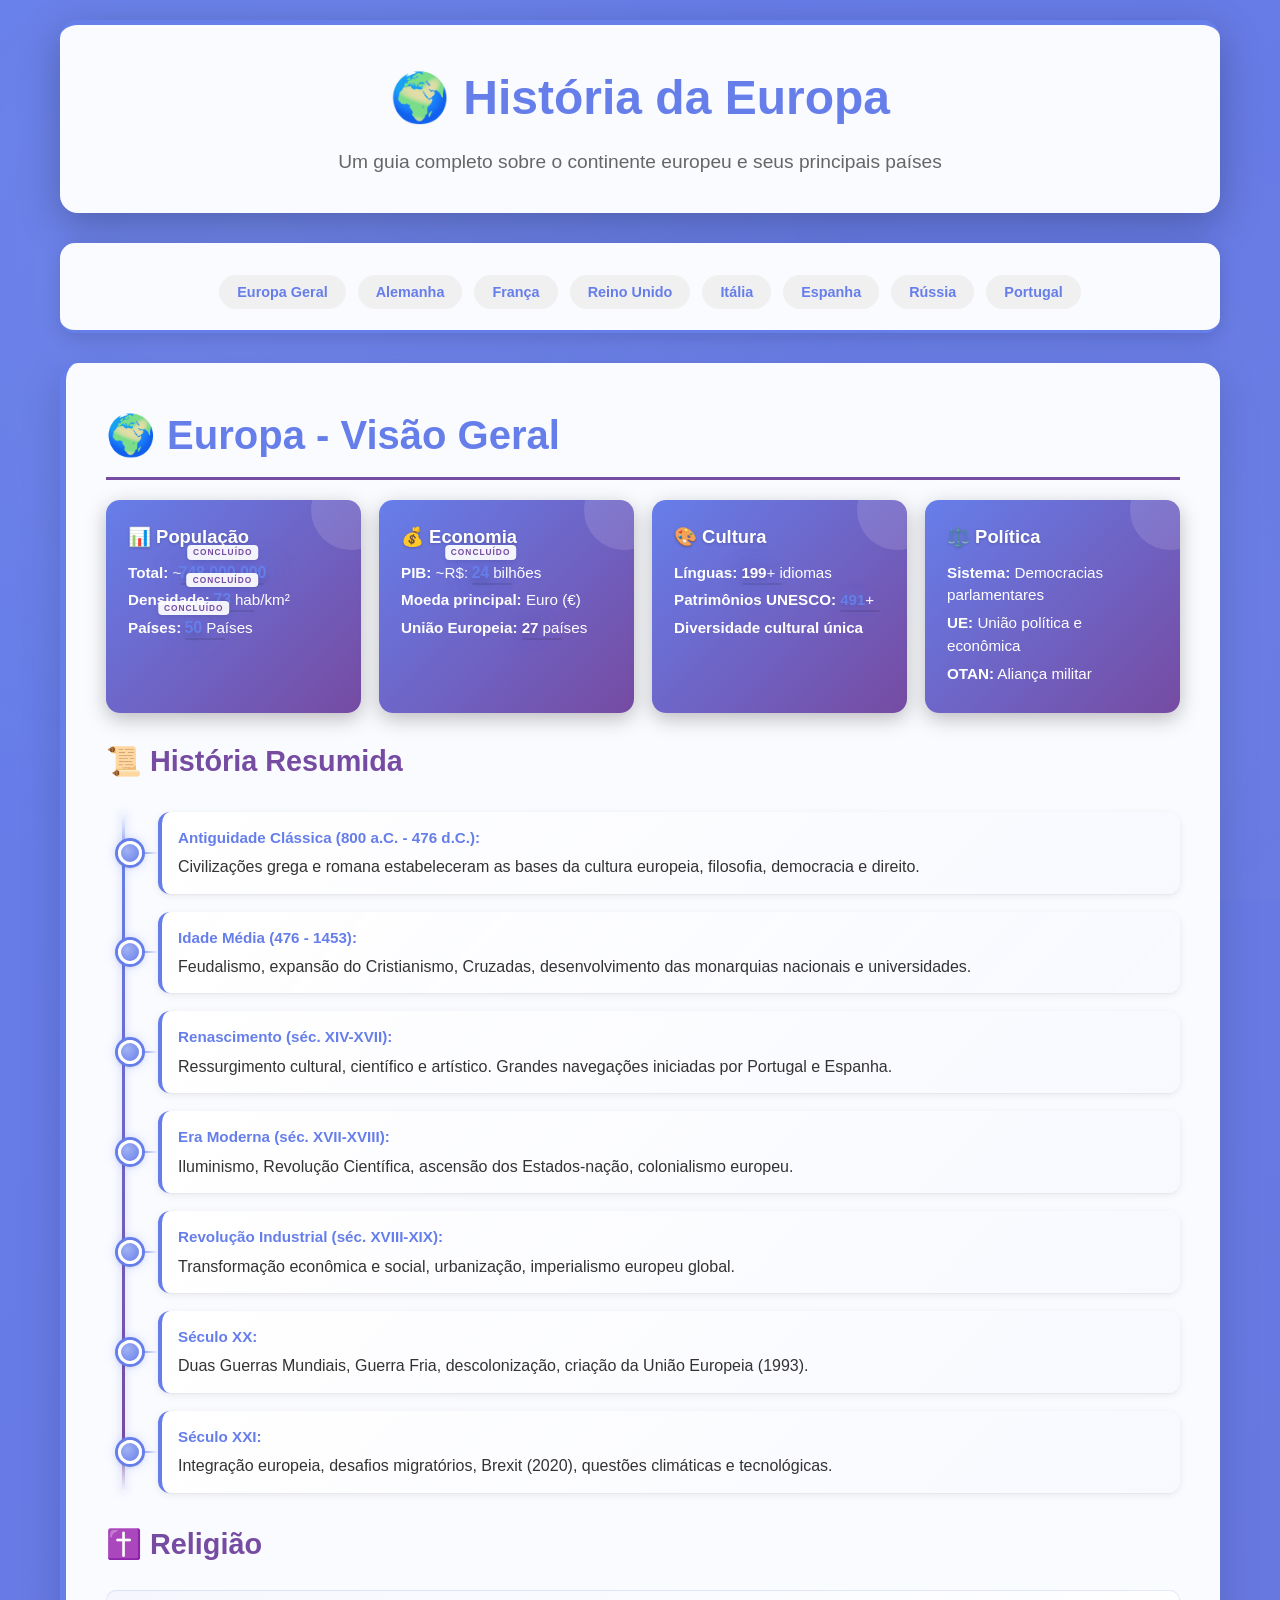
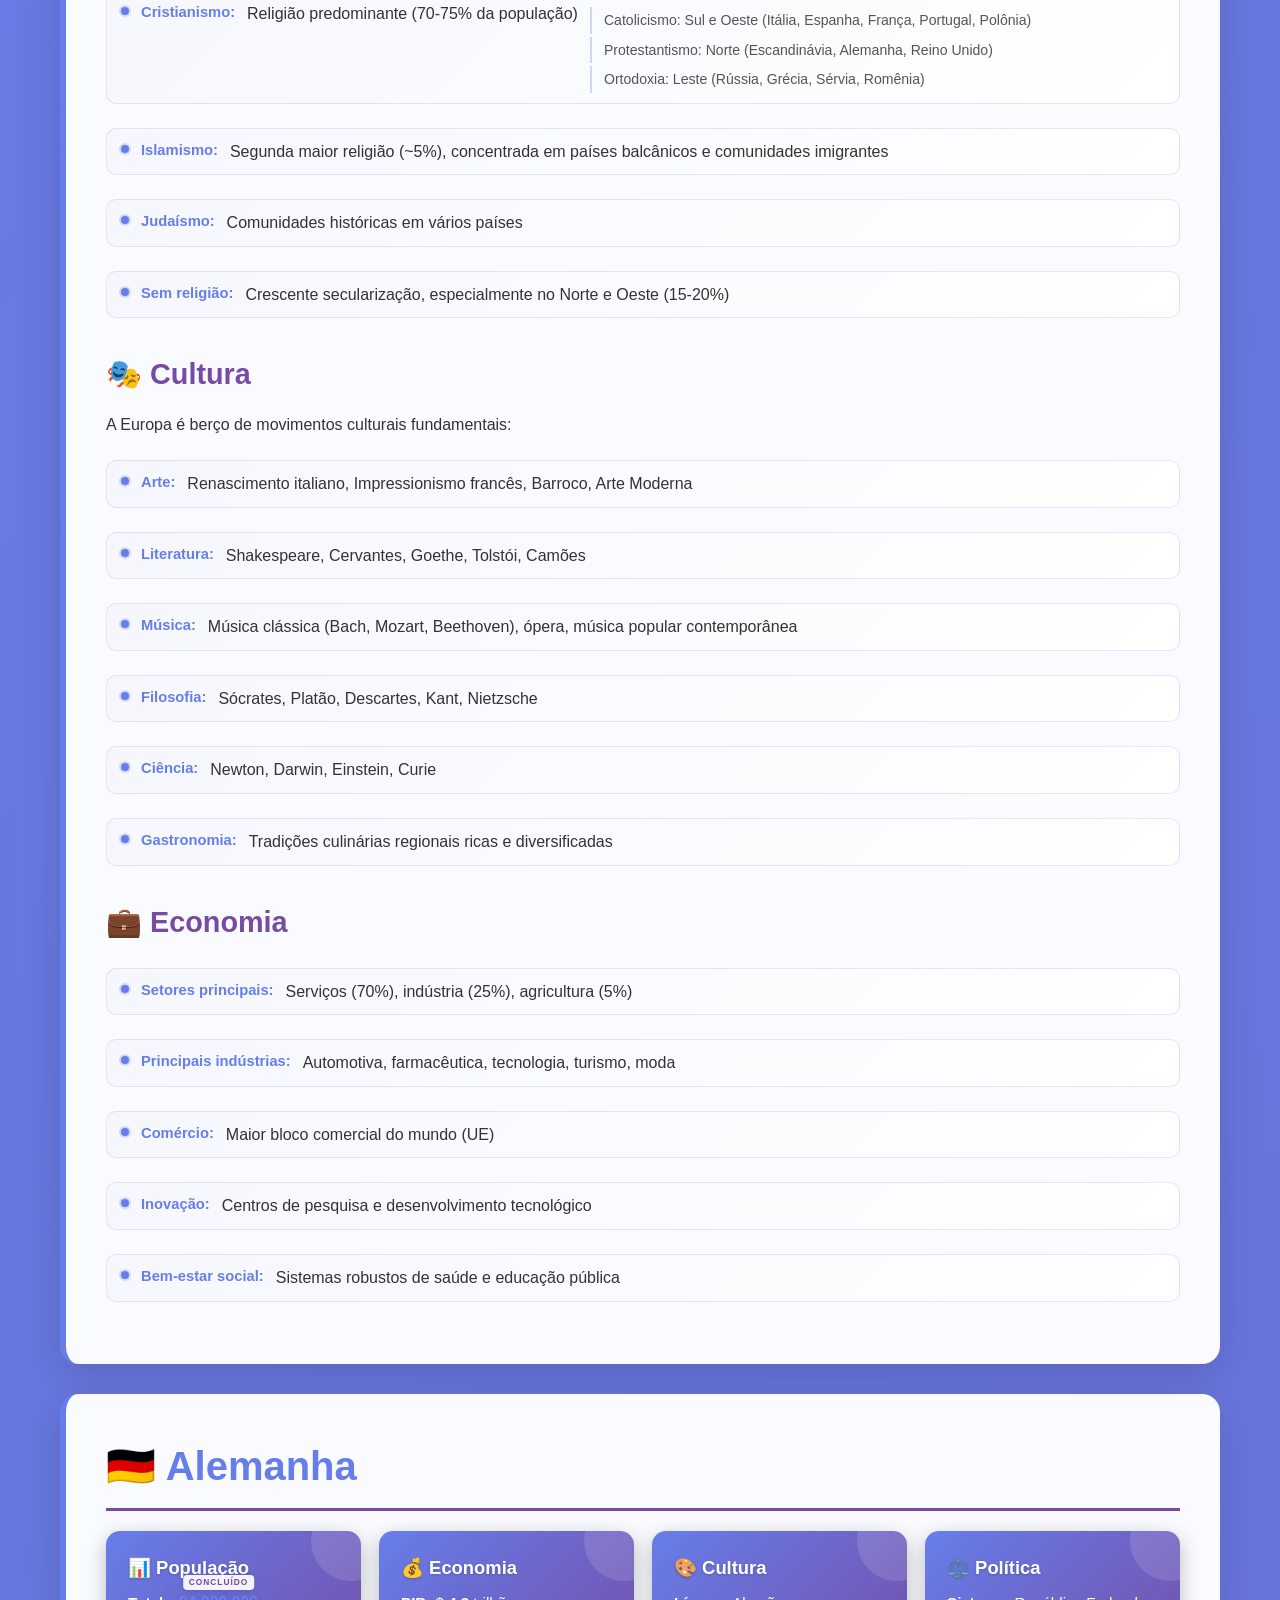
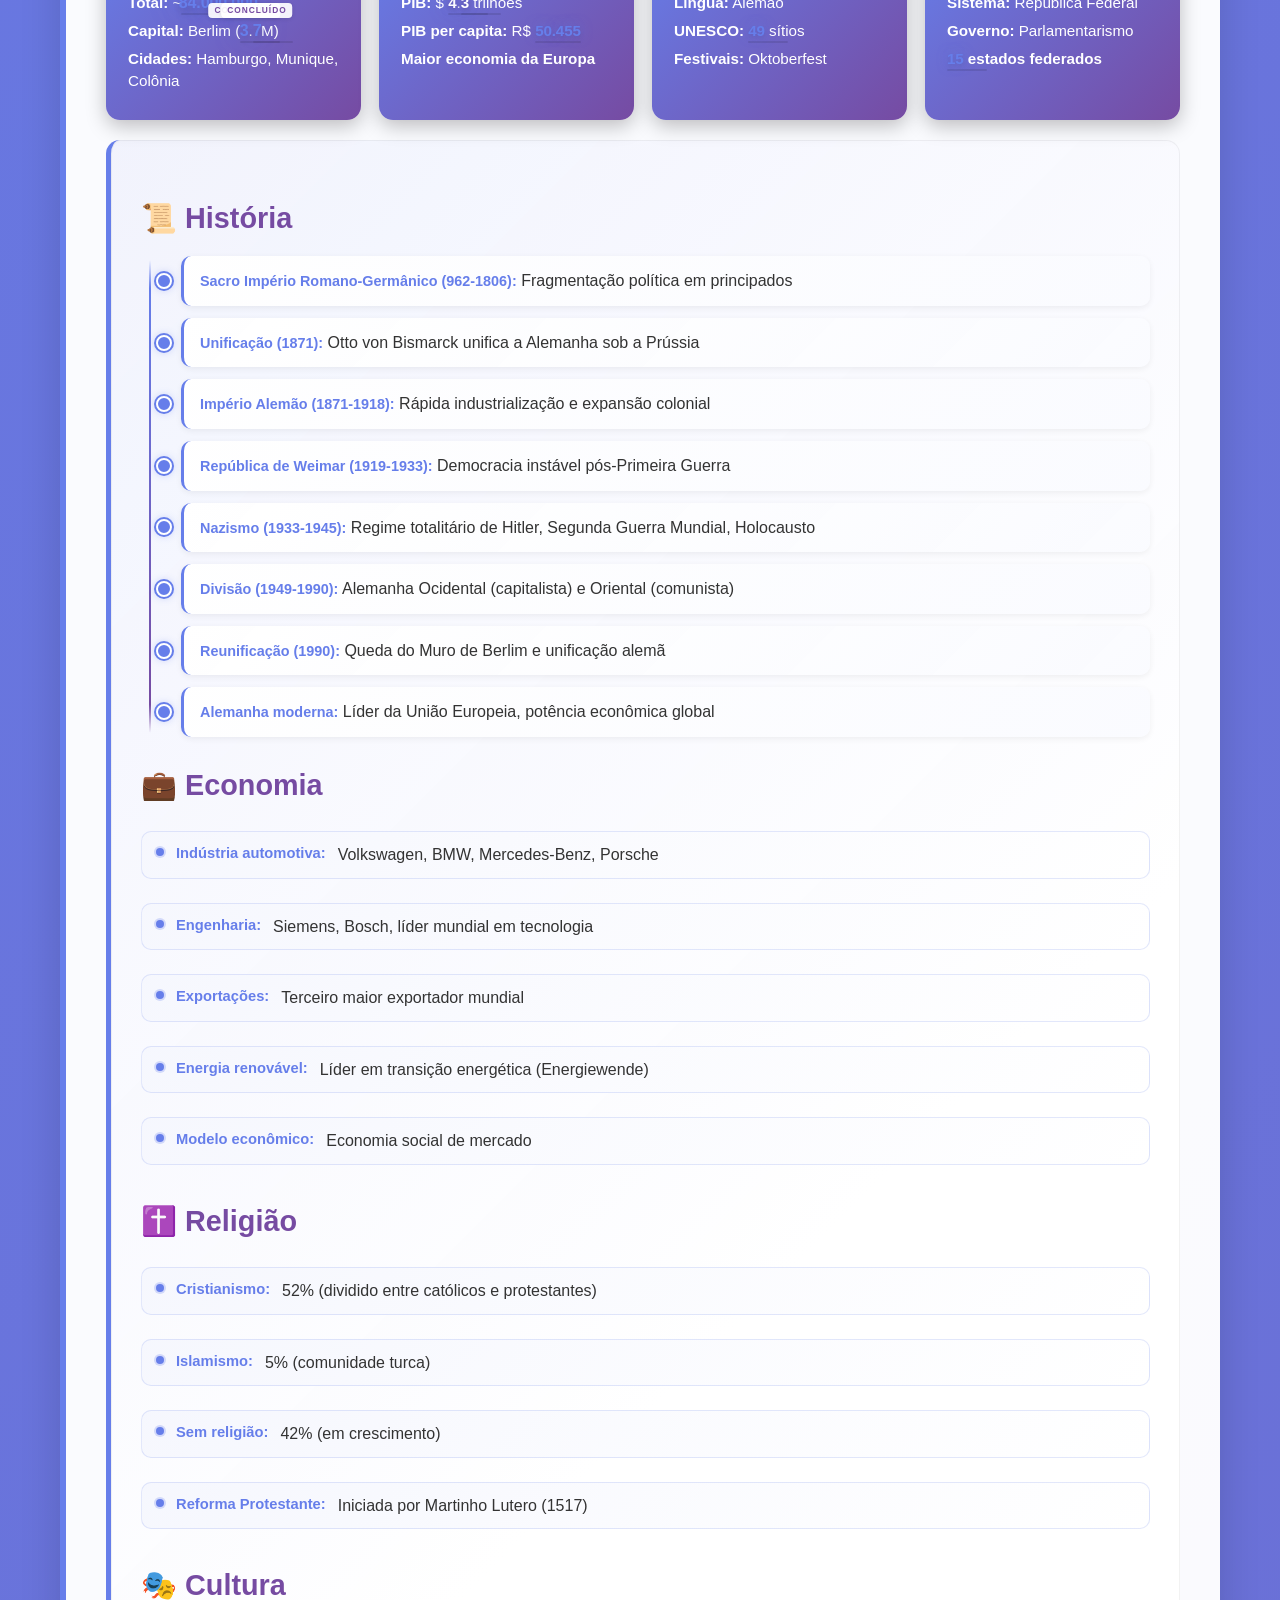
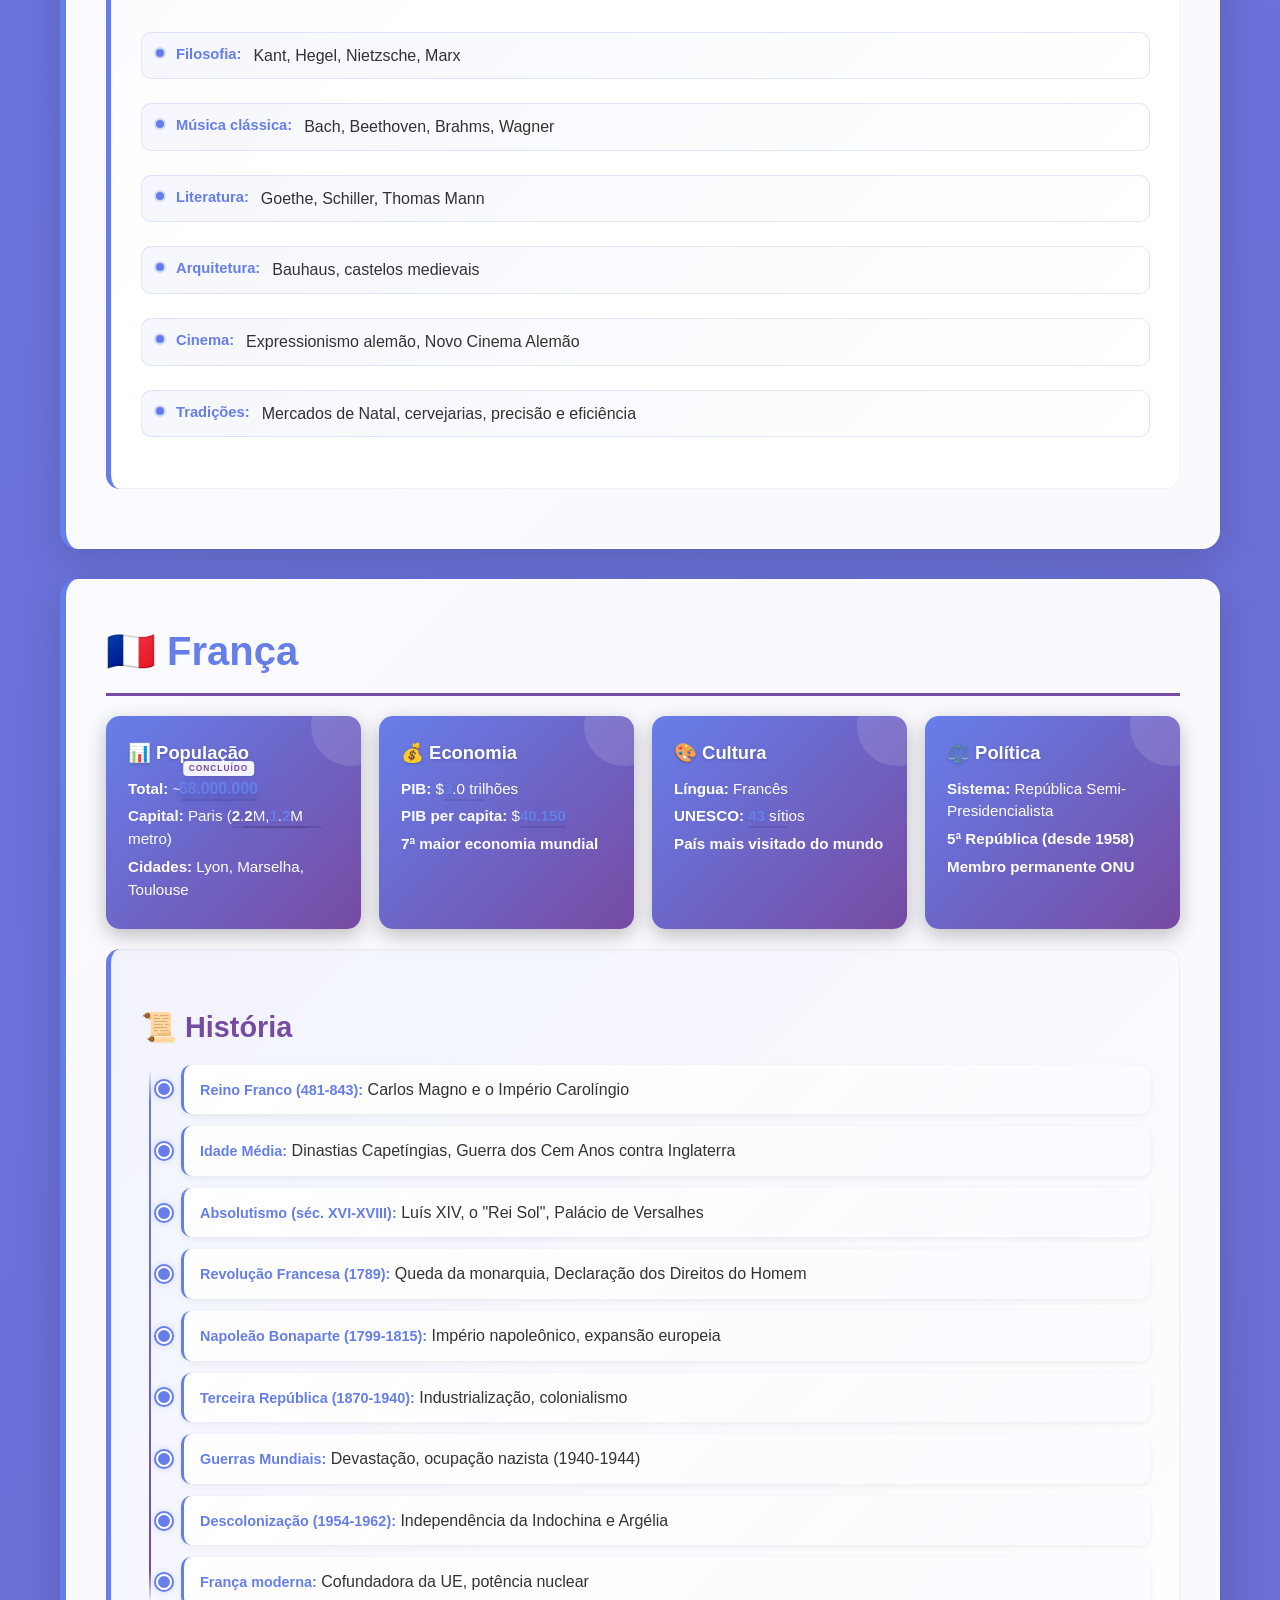
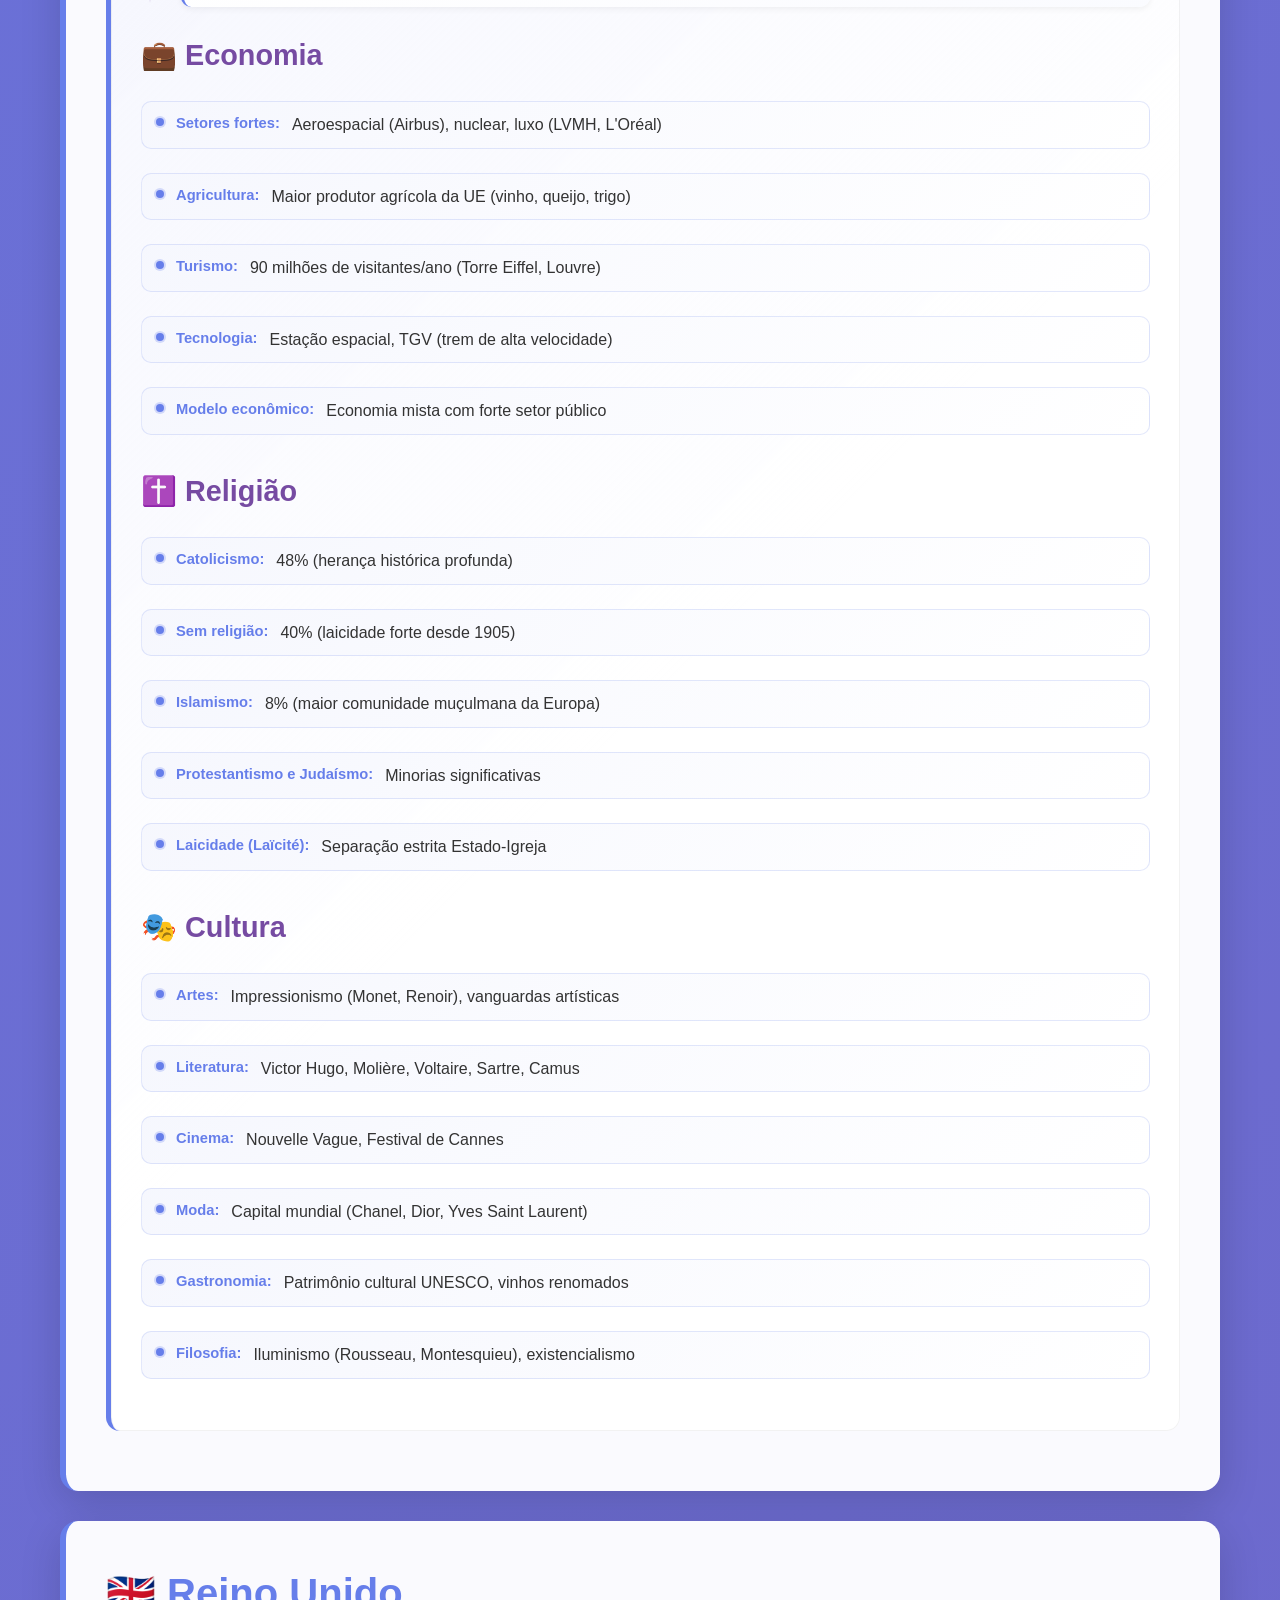
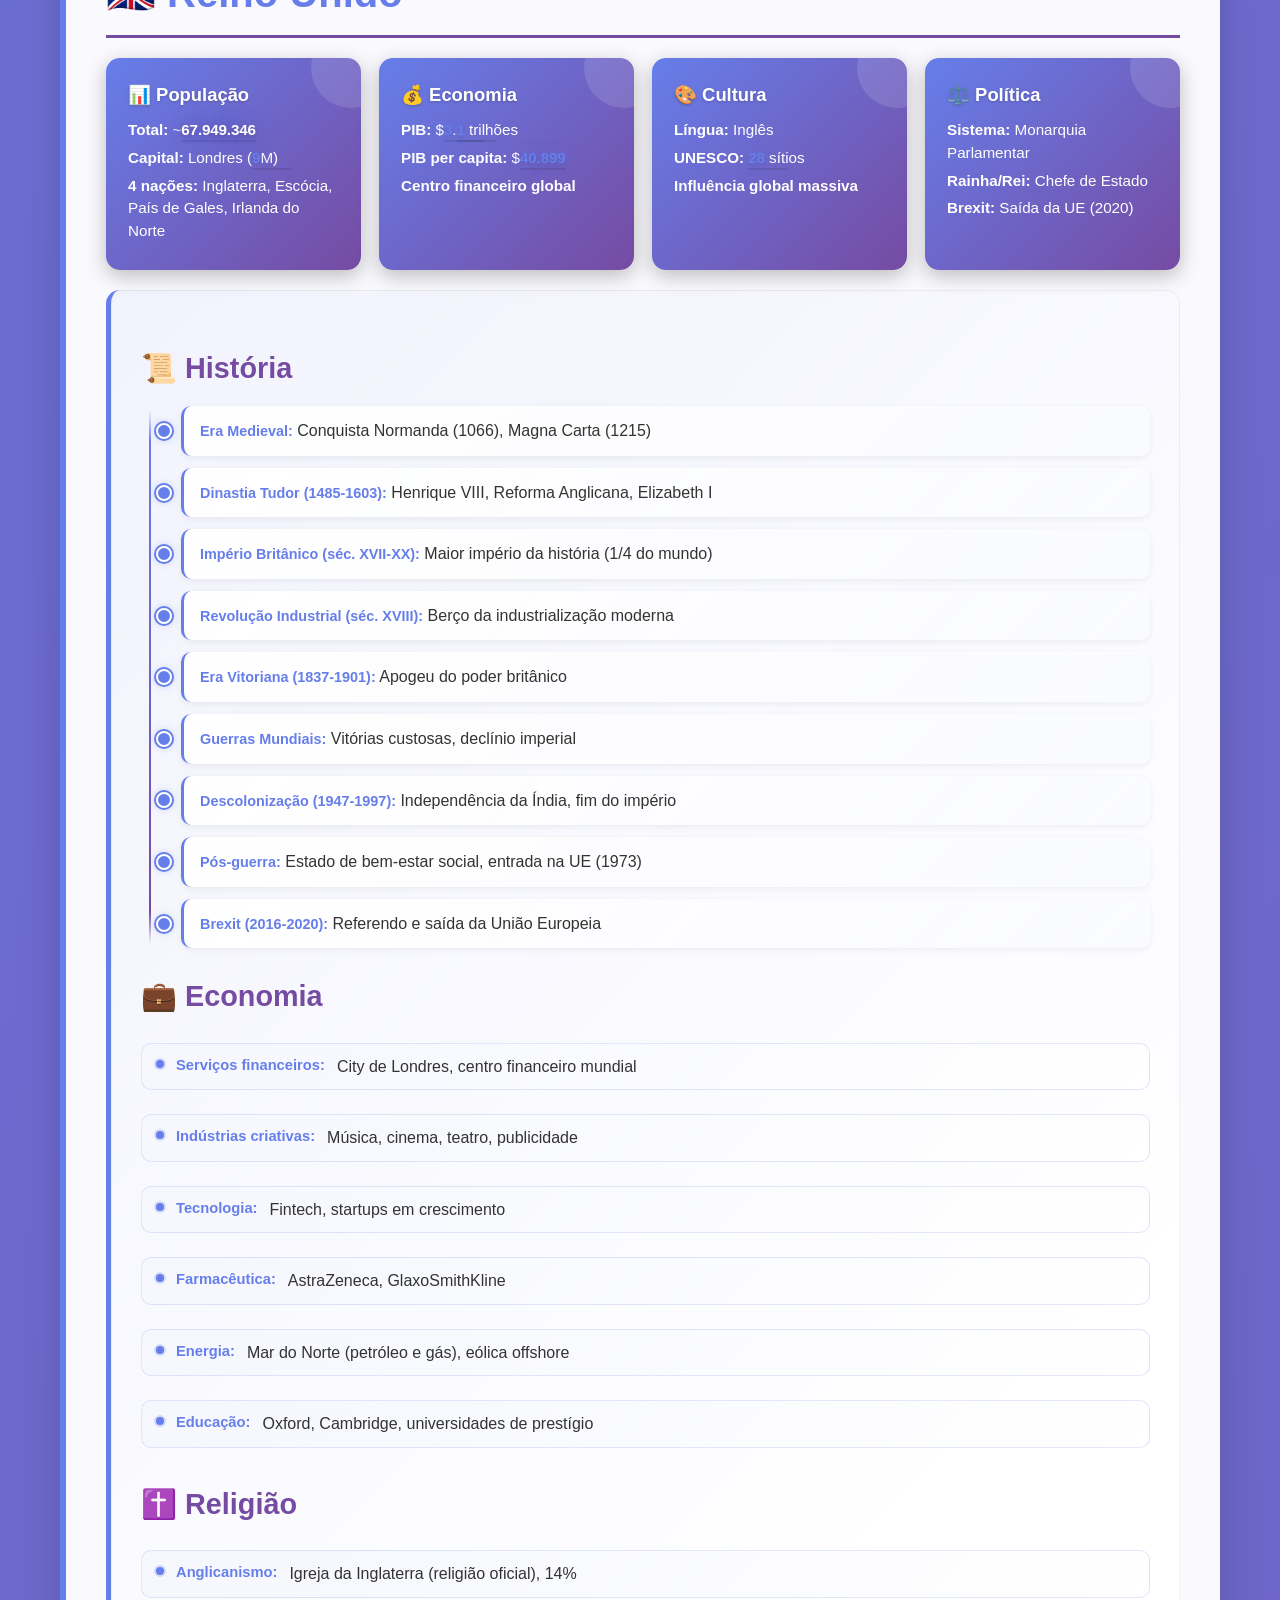
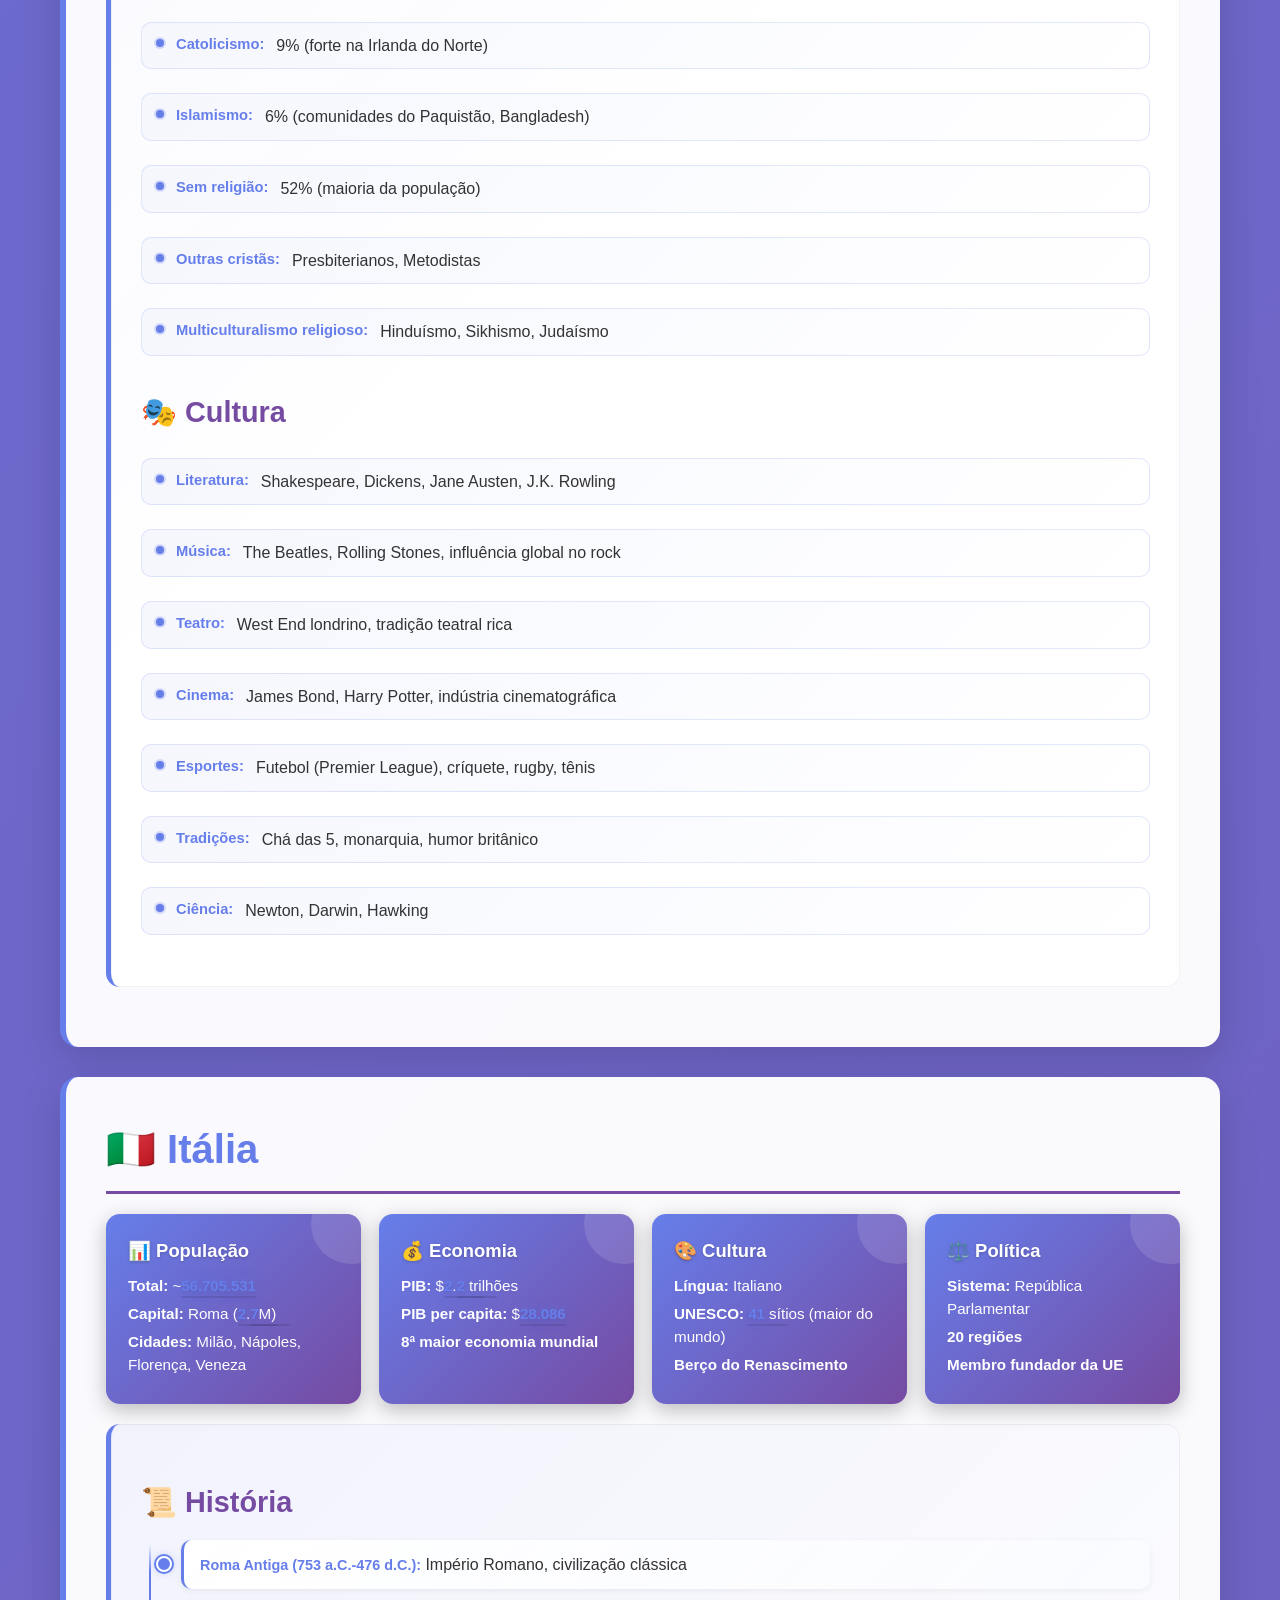
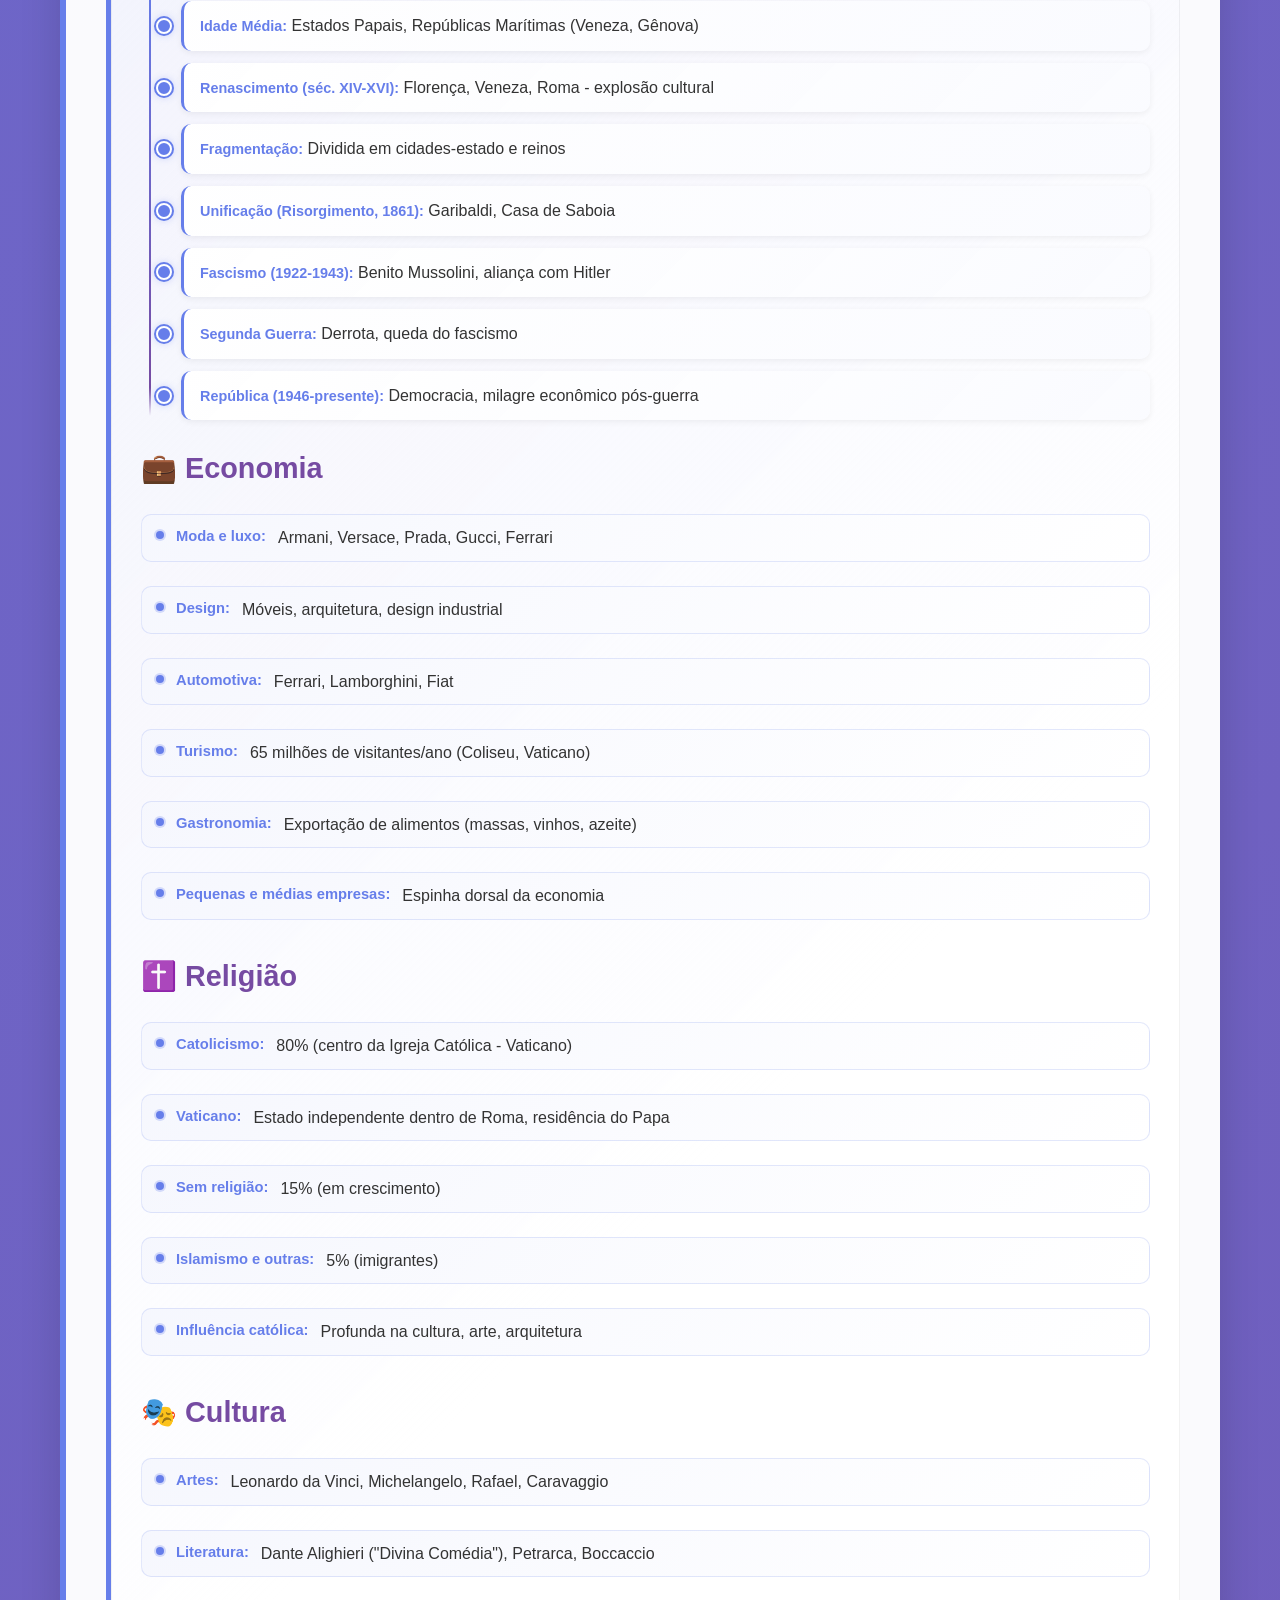
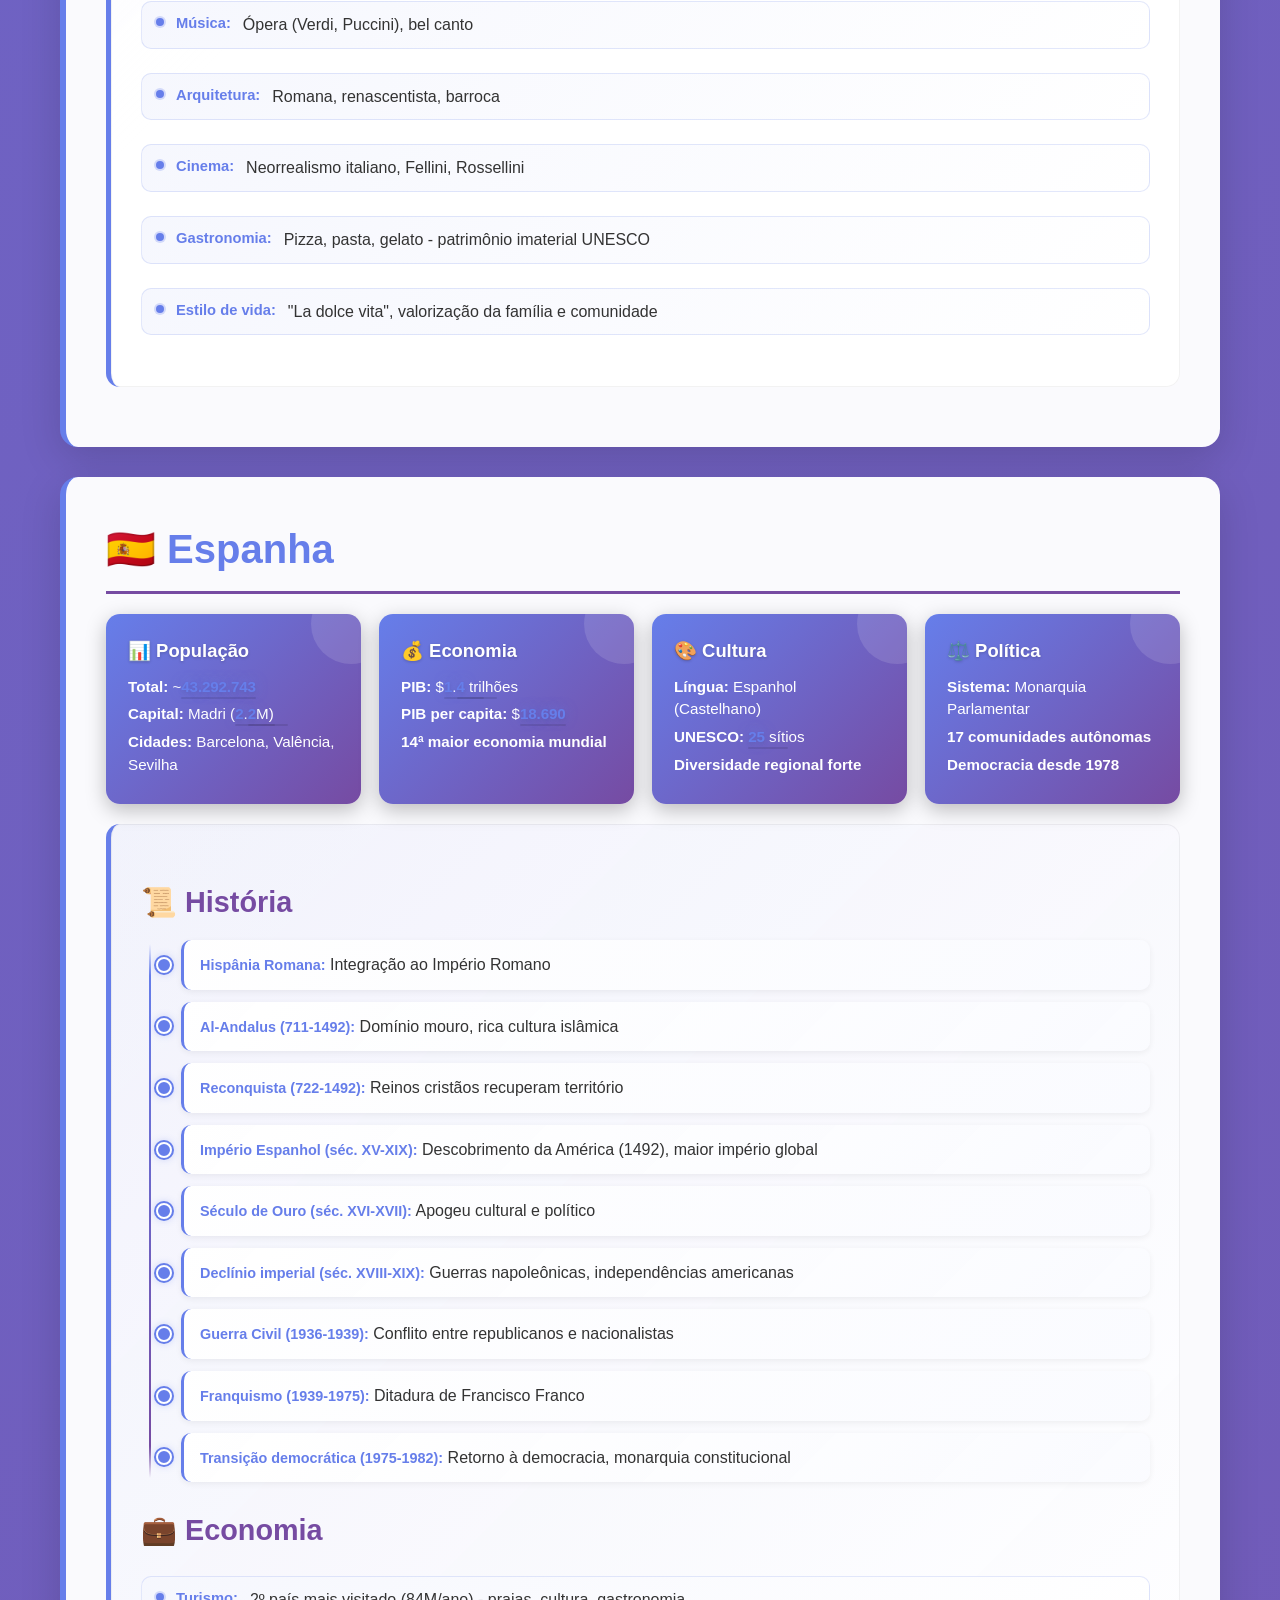
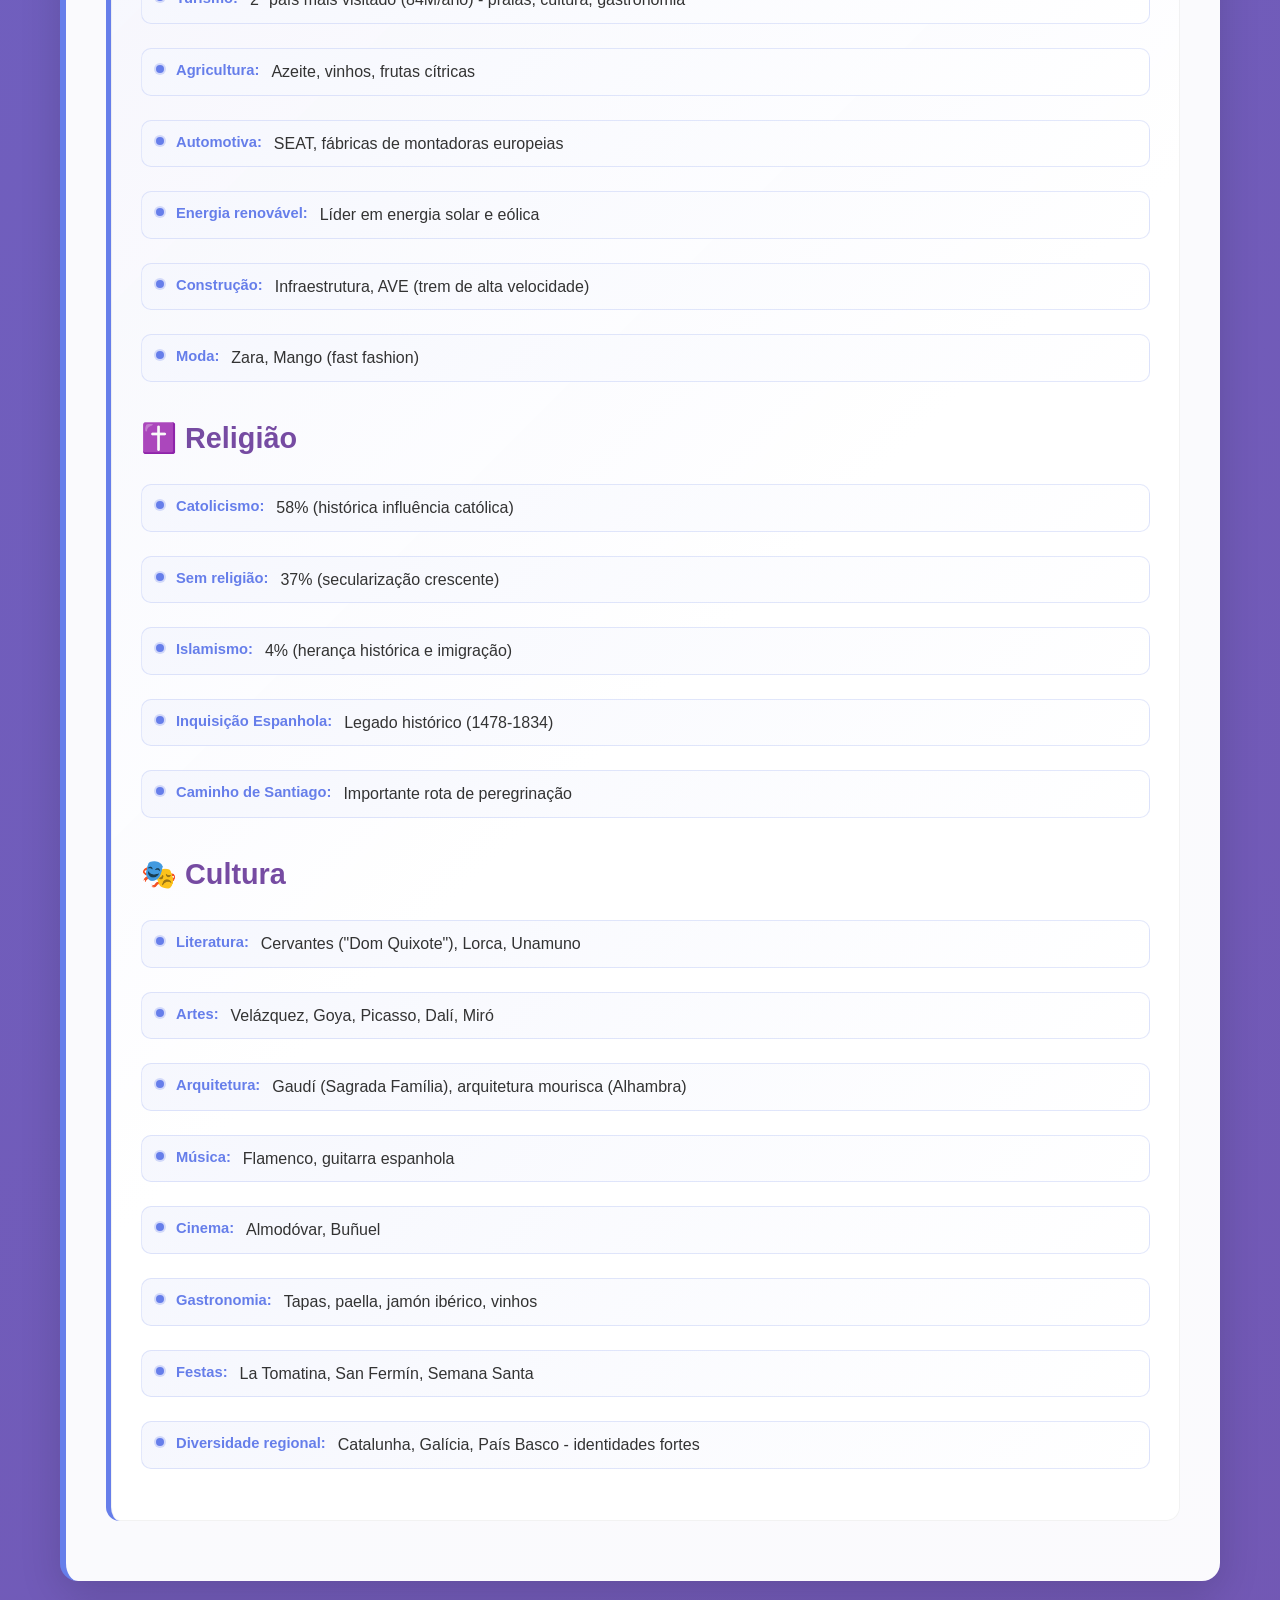
<file: index.html>
<!DOCTYPE html>
<html lang="pt-BR">
<head>
    <meta charset="UTF-8">
    <meta name="viewport" content="width=device-width, initial-scale=1.0">
    <link rel="apple-touch-icon" sizes="180x180" href="favicon_4.png">
    <link rel="icon" type="image/png" sizes="32x32" href="favicon_4.png">
    <link rel="icon" type="image/png" sizes="16x16" href="favicon_4.png">
    <title>História da Europa - Guia Completo</title>
    <link rel="stylesheet" href="style.css">
</head>
<body>
    <div id="badge-pais"></div>
    <div class="container">
        <header>
            <h1>🌍 História da Europa</h1>
            <p>Um guia completo sobre o continente europeu e seus principais países</p>
        </header>

        <nav aria-label="Seções principais">
            <ul>
                <li><a href="#europa-geral">Europa Geral</a></li>
                <li><a href="#alemanha">Alemanha</a></li>
                <li><a href="#franca">França</a></li>
                <li><a href="#reino-unido">Reino Unido</a></li>
                <li><a href="#italia">Itália</a></li>
                <li><a href="#espanha">Espanha</a></li>
                <li><a href="#russia">Rússia</a></li>
                <li><a href="#portugal">Portugal</a></li>
            </ul>
        </nav>

        <!-- EUROPA GERAL -->
        <section id="europa-geral" class="section">
            <h2>🌍 Europa - Visão Geral</h2>
            
            <div class="info-grid">
                <div class="info-card">
                    <h4>📊 População</h4>
                    <p><strong>Total:</strong> ~<span class="contador" data-valor="748000000"></span></p>
                    <p><strong>Densidade:</strong> <span class="contador" data-valor="73" data-duracao="2500"></span> hab/km²</p>
                    <p><strong>Países:</strong> <span class="contador" data-valor="50" data-duracao="3000"></span> Países</p>
                </div>
                <div class="info-card">
                    <h4>💰 Economia</h4>
                    <p><strong>PIB:</strong> ~R$: <span class="contador" data-valor="24" data-duracao="3500"></span> bilhões</p>
                    <p><strong>Moeda principal:</strong> Euro (€)</p>
                    <p><strong>União Europeia:</strong> <span class="contador" data-valor="27" data-duracao="4000"></span> países</p>
                </div>
                <div class="info-card">
                    <h4>🎨 Cultura</h4>
                    <p><strong>Línguas:</strong> <span class="contador" data-valor="200" data-duracao="4500"></span>+ idiomas</p>
                    <p><strong>Patrimônios UNESCO:</strong> <span class="contador" data-valor="500" data-duracao="5000"></span>+</p>
                    <p><strong>Diversidade cultural única</strong></p>
                </div>
                <div class="info-card">
                    <h4>⚖️ Política</h4>
                    <p><strong>Sistema:</strong> Democracias parlamentares</p>
                    <p><strong>UE:</strong> União política e econômica</p>
                    <p><strong>OTAN:</strong> Aliança militar</p>
                </div>
            </div>

            <h3>📜 História Resumida</h3>
            <div class="timeline">
                <div class="timeline-item">
                    <strong>Antiguidade Clássica (800 a.C. - 476 d.C.):</strong> Civilizações grega e romana estabeleceram as bases da cultura europeia, filosofia, democracia e direito.
                </div>
                <div class="timeline-item">
                    <strong>Idade Média (476 - 1453):</strong> Feudalismo, expansão do Cristianismo, Cruzadas, desenvolvimento das monarquias nacionais e universidades.
                </div>
                <div class="timeline-item">
                    <strong>Renascimento (séc. XIV-XVII):</strong> Ressurgimento cultural, científico e artístico. Grandes navegações iniciadas por Portugal e Espanha.
                </div>
                <div class="timeline-item">
                    <strong>Era Moderna (séc. XVII-XVIII):</strong> Iluminismo, Revolução Científica, ascensão dos Estados-nação, colonialismo europeu.
                </div>
                <div class="timeline-item">
                    <strong>Revolução Industrial (séc. XVIII-XIX):</strong> Transformação econômica e social, urbanização, imperialismo europeu global.
                </div>
                <div class="timeline-item">
                    <strong>Século XX:</strong> Duas Guerras Mundiais, Guerra Fria, descolonização, criação da União Europeia (1993).
                </div>
                <div class="timeline-item">
                    <strong>Século XXI:</strong> Integração europeia, desafios migratórios, Brexit (2020), questões climáticas e tecnológicas.
                </div>
            </div>

            <h3>✝️ Religião</h3>
            <ul class="lista-conteudo">
                <li class="item-conteudo"><strong>Cristianismo:</strong> Religião predominante (70-75% da população)
                        <ul>
                            <li>Catolicismo: Sul e Oeste (Itália, Espanha, França, Portugal, Polônia)</li>
                            <li>Protestantismo: Norte (Escandinávia, Alemanha, Reino Unido)</li>
                            <li>Ortodoxia: Leste (Rússia, Grécia, Sérvia, Romênia)</li>
                        </ul>
                    </li>
                <li class="item-conteudo"><strong>Islamismo:</strong> Segunda maior religião (~5%), concentrada em países balcânicos e comunidades imigrantes</li>
                <li class="item-conteudo"><strong>Judaísmo:</strong> Comunidades históricas em vários países</li>
                <li class="item-conteudo"><strong>Sem religião:</strong> Crescente secularização, especialmente no Norte e Oeste (15-20%)</li>
            </ul>

            <h3>🎭 Cultura</h3>
            <p>A Europa é berço de movimentos culturais fundamentais:</p>
            <ul class="lista-conteudo">
                <li class="item-conteudo"><strong>Arte:</strong> Renascimento italiano, Impressionismo francês, Barroco, Arte Moderna</li>
                <li class="item-conteudo"><strong>Literatura:</strong> Shakespeare, Cervantes, Goethe, Tolstói, Camões</li>
                <li class="item-conteudo"><strong>Música:</strong> Música clássica (Bach, Mozart, Beethoven), ópera, música popular contemporânea</li>
                <li class="item-conteudo"><strong>Filosofia:</strong> Sócrates, Platão, Descartes, Kant, Nietzsche</li>
                <li class="item-conteudo"><strong>Ciência:</strong> Newton, Darwin, Einstein, Curie</li>
                <li class="item-conteudo"><strong>Gastronomia:</strong> Tradições culinárias regionais ricas e diversificadas</li>
            </ul>

            <h3>💼 Economia</h3>
            <ul class="lista-conteudo">
                <li class="item-conteudo"><strong>Setores principais:</strong> Serviços (70%), indústria (25%), agricultura (5%)</li>
                <li class="item-conteudo"><strong>Principais indústrias:</strong> Automotiva, farmacêutica, tecnologia, turismo, moda</li>
                <li class="item-conteudo"><strong>Comércio:</strong> Maior bloco comercial do mundo (UE)</li>
                <li class="item-conteudo"><strong>Inovação:</strong> Centros de pesquisa e desenvolvimento tecnológico</li>
                <li class="item-conteudo"><strong>Bem-estar social:</strong> Sistemas robustos de saúde e educação pública</li>
            </ul>
        </section>

        <!-- ALEMANHA -->
        <section id="alemanha" class="section">
            <h2>🇩🇪 Alemanha</h2>
            
            <div class="info-grid">
                <div class="info-card">
                    <h4>📊 População</h4>
                    <p><strong>Total:</strong> ~<span class="contador" data-valor="84000000">0</span></p>
                    <p><strong>Capital:</strong> Berlim (<span class="contador" data-valor="3" data-duracao="2500"></span></span>.<span class="contador" data-valor="7" data-duracao="2500">0</span>M)</p>
                    <p><strong>Cidades:</strong> Hamburgo, Munique, Colônia</p>
                </div>
                <div class="info-card">
                    <h4>💰 Economia</h4>
                    <p><strong>PIB:</strong> $ <span class="contador" data-valor="4" data-duracao="3000"> 0</span>.<span class="contador" data-valor="3" data-duracao="3000"></span> trilhões</p>
                    <p><strong>PIB per capita:</strong> R$ <span class="contador" data-valor="51000" data-duracao="3500"></span></p>
                    <p><strong>Maior economia da Europa</strong></p>
                </div>
                <div class="info-card">
                    <h4>🎨 Cultura</h4>
                    <p><strong>Língua:</strong> Alemão</p>
                    <p><strong>UNESCO:</strong> <span class="contador" data-valor="51" data-duracao="4000"></span> sítios</p>
                    <p><strong>Festivais:</strong> Oktoberfest</p>
                </div>
                <div class="info-card">
                    <h4>⚖️ Política</h4>
                    <p><strong>Sistema:</strong> República Federal</p>
                    <p><strong>Governo:</strong> Parlamentarismo</p>
                    <p><strong><span class="contador" data-valor="16" data-duracao="4500"></span> estados federados</strong></p>
                </div>
            </div>

            <div class="country-card">
                <h3>📜 História</h3>
                <ul class="timeline-historia">
                    <li class="item-historia"><strong>Sacro Império Romano-Germânico (962-1806):</strong> Fragmentação política em principados</li>
                    <li class="item-historia"><strong>Unificação (1871):</strong> Otto von Bismarck unifica a Alemanha sob a Prússia</li>
                    <li class="item-historia"><strong>Império Alemão (1871-1918):</strong> Rápida industrialização e expansão colonial</li>
                    <li class="item-historia"><strong>República de Weimar (1919-1933):</strong> Democracia instável pós-Primeira Guerra</li>
                    <li class="item-historia"><strong>Nazismo (1933-1945):</strong> Regime totalitário de Hitler, Segunda Guerra Mundial, Holocausto</li>
                    <li class="item-historia"><strong>Divisão (1949-1990):</strong> Alemanha Ocidental (capitalista) e Oriental (comunista)</li>
                    <li class="item-historia"><strong>Reunificação (1990):</strong> Queda do Muro de Berlim e unificação alemã</li>
                    <li class="item-historia"><strong>Alemanha moderna:</strong> Líder da União Europeia, potência econômica global</li>
                </ul>

                <h3>💼 Economia</h3>
                <ul class="lista-conteudo">
                    <li class="item-conteudo"><strong>Indústria automotiva:</strong> Volkswagen, BMW, Mercedes-Benz, Porsche</li>
                    <li class="item-conteudo"><strong>Engenharia:</strong> Siemens, Bosch, líder mundial em tecnologia</li>
                    <li class="item-conteudo"><strong>Exportações:</strong> Terceiro maior exportador mundial</li>
                    <li class="item-conteudo"><strong>Energia renovável:</strong> Líder em transição energética (Energiewende)</li>
                    <li class="item-conteudo"><strong>Modelo econômico:</strong> Economia social de mercado</li>
                </ul>

                <h3>✝️ Religião</h3>
                <ul class="lista-conteudo">
                    <li class="item-conteudo"><strong>Cristianismo:</strong> 52% (dividido entre católicos e protestantes)</li>
                    <li class="item-conteudo"><strong>Islamismo:</strong> 5% (comunidade turca)</li>
                    <li class="item-conteudo"><strong>Sem religião:</strong> 42% (em crescimento)</li>
                    <li class="item-conteudo"><strong>Reforma Protestante:</strong> Iniciada por Martinho Lutero (1517)</li>
                </ul>

                <h3>🎭 Cultura</h3>
                <ul class="lista-conteudo">
                    <li class="item-conteudo"><strong>Filosofia:</strong> Kant, Hegel, Nietzsche, Marx</li>
                    <li class="item-conteudo"><strong>Música clássica:</strong> Bach, Beethoven, Brahms, Wagner</li>
                    <li class="item-conteudo"><strong>Literatura:</strong> Goethe, Schiller, Thomas Mann</li>
                    <li class="item-conteudo"><strong>Arquitetura:</strong> Bauhaus, castelos medievais</li>
                    <li class="item-conteudo"><strong>Cinema:</strong> Expressionismo alemão, Novo Cinema Alemão</li>
                    <li class="item-conteudo"><strong>Tradições:</strong> Mercados de Natal, cervejarias, precisão e eficiência</li>
                </ul>
            </div>
        </section>

        <!-- FRANÇA -->
        <section id="franca" class="section">
            <h2>🇫🇷 França</h2>
            
            <div class="info-grid">
                <div class="info-card">
                    <h4>📊 População</h4>
                    <p><strong>Total:</strong> ~<span class="contador" data-valor="68000000">0</span></p>
                    <p><strong>Capital:</strong> Paris (<span class="contador" data-valor="2" data-duracao="2500">0</span>.<span class="contador" data-valor="2" data-duracao="2500">0</span>M,<span class="contador" data-valor="1" data-duracao="3000">0</span>.<span class="contador" data-valor="2" data-duracao="3000">0</span>M metro)</p>
                    <p><strong>Cidades:</strong> Lyon, Marselha, Toulouse</p>
                </div>
                <div class="info-card">
                    <h4>💰 Economia</h4>
                    <p><strong>PIB:</strong> $<span class="contador" data-valor="3" data-duracao="3500">0</span>.0 trilhões</p>
                    <p><strong>PIB per capita:</strong> $<span class="contador" data-valor="44000" data-duracao="4000"></span></p>
                    <p><strong>7ª maior economia mundial</strong></p>
                </div>
                <div class="info-card">
                    <h4>🎨 Cultura</h4>
                    <p><strong>Língua:</strong> Francês</p>
                    <p><strong>UNESCO:</strong> <span class="contador" data-valor="49" data-duracao="4500">0</span> sítios</p>
                    <p><strong>País mais visitado do mundo</strong></p>
                </div>
                <div class="info-card">
                    <h4>⚖️ Política</h4>
                    <p><strong>Sistema:</strong> República Semi-Presidencialista</p>
                    <p><strong>5ª República (desde 1958)</strong></p>
                    <p><strong>Membro permanente ONU</strong></p>
                </div>
            </div>

            <div class="country-card">
                <h3>📜 História</h3>
                <ul class="timeline-historia">
                    <li class="item-historia"><strong>Reino Franco (481-843):</strong> Carlos Magno e o Império Carolíngio</li>
                    <li class="item-historia"><strong>Idade Média:</strong> Dinastias Capetíngias, Guerra dos Cem Anos contra Inglaterra</li>
                    <li class="item-historia"><strong>Absolutismo (séc. XVI-XVIII):</strong> Luís XIV, o "Rei Sol", Palácio de Versalhes</li>
                    <li class="item-historia"><strong>Revolução Francesa (1789):</strong> Queda da monarquia, Declaração dos Direitos do Homem</li>
                    <li class="item-historia"><strong>Napoleão Bonaparte (1799-1815):</strong> Império napoleônico, expansão europeia</li>
                    <li class="item-historia"><strong>Terceira República (1870-1940):</strong> Industrialização, colonialismo</li>
                    <li class="item-historia"><strong>Guerras Mundiais:</strong> Devastação, ocupação nazista (1940-1944)</li>
                    <li class="item-historia"><strong>Descolonização (1954-1962):</strong> Independência da Indochina e Argélia</li>
                    <li class="item-historia"><strong>França moderna:</strong> Cofundadora da UE, potência nuclear</li>
                </ul>

                <h3>💼 Economia</h3>
                <ul class="lista-conteudo">
                    <li class="item-conteudo"><strong>Setores fortes:</strong> Aeroespacial (Airbus), nuclear, luxo (LVMH, L'Oréal)</li>
                    <li class="item-conteudo"><strong>Agricultura:</strong> Maior produtor agrícola da UE (vinho, queijo, trigo)</li>
                    <li class="item-conteudo"><strong>Turismo:</strong> 90 milhões de visitantes/ano (Torre Eiffel, Louvre)</li>
                    <li class="item-conteudo"><strong>Tecnologia:</strong> Estação espacial, TGV (trem de alta velocidade)</li>
                    <li class="item-conteudo"><strong>Modelo econômico:</strong> Economia mista com forte setor público</li>
                </ul>

                <h3>✝️ Religião</h3>
                <ul class="lista-conteudo">
                    <li class="item-conteudo"><strong>Catolicismo:</strong> 48% (herança histórica profunda)</li>
                    <li class="item-conteudo"><strong>Sem religião:</strong> 40% (laicidade forte desde 1905)</li>
                    <li class="item-conteudo"><strong>Islamismo:</strong> 8% (maior comunidade muçulmana da Europa)</li>
                    <li class="item-conteudo"><strong>Protestantismo e Judaísmo:</strong> Minorias significativas</li>
                    <li class="item-conteudo"><strong>Laicidade (Laïcité):</strong> Separação estrita Estado-Igreja</li>
                </ul>

                <h3>🎭 Cultura</h3>
                <ul class="lista-conteudo">
                    <li class="item-conteudo"><strong>Artes:</strong> Impressionismo (Monet, Renoir), vanguardas artísticas</li>
                    <li class="item-conteudo"><strong>Literatura:</strong> Victor Hugo, Molière, Voltaire, Sartre, Camus</li>
                    <li class="item-conteudo"><strong>Cinema:</strong> Nouvelle Vague, Festival de Cannes</li>
                    <li class="item-conteudo"><strong>Moda:</strong> Capital mundial (Chanel, Dior, Yves Saint Laurent)</li>
                    <li class="item-conteudo"><strong>Gastronomia:</strong> Patrimônio cultural UNESCO, vinhos renomados</li>
                    <li class="item-conteudo"><strong>Filosofia:</strong> Iluminismo (Rousseau, Montesquieu), existencialismo</li>
                </ul>
            </div>
        </section>

        <!-- REINO UNIDO -->
        <section id="reino-unido" class="section">
            <h2>🇬🇧 Reino Unido</h2>
            
            <div class="info-grid">
                <div class="info-card">
                    <h4>📊 População</h4>
                    <p><strong>Total:</strong> ~<span class="contador" data-valor="68000000">0</span></p>
                    <p><strong>Capital:</strong> Londres (<span class="contador" data-valor="9" data-duracao="2500">0</span>M)</p>
                    <p><strong>4 nações:</strong> Inglaterra, Escócia, País de Gales, Irlanda do Norte</p>
                </div>
                <div class="info-card">
                    <h4>💰 Economia</h4>
                    <p><strong>PIB:</strong> $<span class="contador" data-valor="3" data-duracao="3000">0</span>.<span class="contador" data-valor="1" data-duracao="3000">0</span> trilhões</p>
                    <p><strong>PIB per capita:</strong> $<span class="contador" data-valor="46000" data-duracao="3500">0</span></p>
                    <p><strong>Centro financeiro global</strong></p>
                </div>
                <div class="info-card">
                    <h4>🎨 Cultura</h4>
                    <p><strong>Língua:</strong> Inglês</p>
                    <p><strong>UNESCO:</strong> <span class="contador" data-valor="33" data-duracao="4000">0</span> sítios</p>
                    <p><strong>Influência global massiva</strong></p>
                </div>
                <div class="info-card">
                    <h4>⚖️ Política</h4>
                    <p><strong>Sistema:</strong> Monarquia Parlamentar</p>
                    <p><strong>Rainha/Rei:</strong> Chefe de Estado</p>
                    <p><strong>Brexit:</strong> Saída da UE (2020)</p>
                </div>
            </div>

            <div class="country-card">
                <h3>📜 História</h3>
                <ul class="timeline-historia">
                    <li class="item-historia"><strong>Era Medieval:</strong> Conquista Normanda (1066), Magna Carta (1215)</li>
                    <li class="item-historia"><strong>Dinastia Tudor (1485-1603):</strong> Henrique VIII, Reforma Anglicana, Elizabeth I</li>
                    <li class="item-historia"><strong>Império Britânico (séc. XVII-XX):</strong> Maior império da história (1/4 do mundo)</li>
                    <li class="item-historia"><strong>Revolução Industrial (séc. XVIII):</strong> Berço da industrialização moderna</li>
                    <li class="item-historia"><strong>Era Vitoriana (1837-1901):</strong> Apogeu do poder britânico</li>
                    <li class="item-historia"><strong>Guerras Mundiais:</strong> Vitórias custosas, declínio imperial</li>
                    <li class="item-historia"><strong>Descolonização (1947-1997):</strong> Independência da Índia, fim do império</li>
                    <li class="item-historia"><strong>Pós-guerra:</strong> Estado de bem-estar social, entrada na UE (1973)</li>
                    <li class="item-historia"><strong>Brexit (2016-2020):</strong> Referendo e saída da União Europeia</li>
                </ul>

                <h3>💼 Economia</h3>
                <ul class="lista-conteudo">
                    <li class="item-conteudo"><strong>Serviços financeiros:</strong> City de Londres, centro financeiro mundial</li>
                    <li class="item-conteudo"><strong>Indústrias criativas:</strong> Música, cinema, teatro, publicidade</li>
                    <li class="item-conteudo"><strong>Tecnologia:</strong> Fintech, startups em crescimento</li>
                    <li class="item-conteudo"><strong>Farmacêutica:</strong> AstraZeneca, GlaxoSmithKline</li>
                    <li class="item-conteudo"><strong>Energia:</strong> Mar do Norte (petróleo e gás), eólica offshore</li>
                    <li class="item-conteudo"><strong>Educação:</strong> Oxford, Cambridge, universidades de prestígio</li>
                </ul>

                <h3>✝️ Religião</h3>
                <ul class="lista-conteudo">
                    <li class="item-conteudo"><strong>Anglicanismo:</strong> Igreja da Inglaterra (religião oficial), 14%</li>
                    <li class="item-conteudo"><strong>Catolicismo:</strong> 9% (forte na Irlanda do Norte)</li>
                    <li class="item-conteudo"><strong>Islamismo:</strong> 6% (comunidades do Paquistão, Bangladesh)</li>
                    <li class="item-conteudo"><strong>Sem religião:</strong> 52% (maioria da população)</li>
                    <li class="item-conteudo"><strong>Outras cristãs:</strong> Presbiterianos, Metodistas</li>
                    <li class="item-conteudo"><strong>Multiculturalismo religioso:</strong> Hinduísmo, Sikhismo, Judaísmo</li>
                </ul>

                <h3>🎭 Cultura</h3>
                <ul class="lista-conteudo">
                    <li class="item-conteudo"><strong>Literatura:</strong> Shakespeare, Dickens, Jane Austen, J.K. Rowling</li>
                    <li class="item-conteudo"><strong>Música:</strong> The Beatles, Rolling Stones, influência global no rock</li>
                    <li class="item-conteudo"><strong>Teatro:</strong> West End londrino, tradição teatral rica</li>
                    <li class="item-conteudo"><strong>Cinema:</strong> James Bond, Harry Potter, indústria cinematográfica</li>
                    <li class="item-conteudo"><strong>Esportes:</strong> Futebol (Premier League), críquete, rugby, tênis</li>
                    <li class="item-conteudo"><strong>Tradições:</strong> Chá das 5, monarquia, humor britânico</li>
                    <li class="item-conteudo"><strong>Ciência:</strong> Newton, Darwin, Hawking</li>
                </ul>
            </div>
        </section>

        <!-- ITÁLIA -->
        <section id="italia" class="section">
            <h2>🇮🇹 Itália</h2>
            
            <div class="info-grid">
                <div class="info-card">
                    <h4>📊 População</h4>
                    <p><strong>Total:</strong> ~<span class="contador" data-valor="59000000">0</span></p>
                    <p><strong>Capital:</strong> Roma (<span class="contador" data-valor="2" data-duracao="2500">0</span>.<span class="contador" data-valor="8" data-duracao="2500">0</span>M)</p>
                    <p><strong>Cidades:</strong> Milão, Nápoles, Florença, Veneza</p>
                </div>
                <div class="info-card">
                    <h4>💰 Economia</h4>
                    <p><strong>PIB:</strong> $<span class="contador" data-valor="2" data-duracao="3000">0</span>.<span class="contador" data-valor="2" data-duracao="3000">0</span> trilhões</p>
                    <p><strong>PIB per capita:</strong> $<span class="contador" data-valor="37000" data-duracao="3500">0</span></p>
                    <p><strong>8ª maior economia mundial</strong></p>
                </div>
                <div class="info-card">
                    <h4>🎨 Cultura</h4>
                    <p><strong>Língua:</strong> Italiano</p>
                    <p><strong>UNESCO:</strong> <span class="contador" data-valor="58" data-duracao="4000">0</span> sítios (maior do mundo)</p>
                    <p><strong>Berço do Renascimento</strong></p>
                </div>
                <div class="info-card">
                    <h4>⚖️ Política</h4>
                    <p><strong>Sistema:</strong> República Parlamentar</p>
                    <p><strong>20 regiões</strong></p>
                    <p><strong>Membro fundador da UE</strong></p>
                </div>
            </div>

            <div class="country-card">
                <h3>📜 História</h3>
                <ul class="timeline-historia">
                    <li class="item-historia"><strong>Roma Antiga (753 a.C.-476 d.C.):</strong> Império Romano, civilização clássica</li>
                    <li class="item-historia"><strong>Idade Média:</strong> Estados Papais, Repúblicas Marítimas (Veneza, Gênova)</li>
                    <li class="item-historia"><strong>Renascimento (séc. XIV-XVI):</strong> Florença, Veneza, Roma - explosão cultural</li>
                    <li class="item-historia"><strong>Fragmentação:</strong> Dividida em cidades-estado e reinos</li>
                    <li class="item-historia"><strong>Unificação (Risorgimento, 1861):</strong> Garibaldi, Casa de Saboia</li>
                    <li class="item-historia"><strong>Fascismo (1922-1943):</strong> Benito Mussolini, aliança com Hitler</li>
                    <li class="item-historia"><strong>Segunda Guerra:</strong> Derrota, queda do fascismo</li>
                    <li class="item-historia"><strong>República (1946-presente):</strong> Democracia, milagre econômico pós-guerra</li>
                </ul>

                <h3>💼 Economia</h3>
                <ul class="lista-conteudo">
                    <li class="item-conteudo"><strong>Moda e luxo:</strong> Armani, Versace, Prada, Gucci, Ferrari</li>
                    <li class="item-conteudo"><strong>Design:</strong> Móveis, arquitetura, design industrial</li>
                    <li class="item-conteudo"><strong>Automotiva:</strong> Ferrari, Lamborghini, Fiat</li>
                    <li class="item-conteudo"><strong>Turismo:</strong> 65 milhões de visitantes/ano (Coliseu, Vaticano)</li>
                    <li class="item-conteudo"><strong>Gastronomia:</strong> Exportação de alimentos (massas, vinhos, azeite)</li>
                    <li class="item-conteudo"><strong>Pequenas e médias empresas:</strong> Espinha dorsal da economia</li>
                </ul>

                <h3>✝️ Religião</h3>
                <ul class="lista-conteudo">
                    <li class="item-conteudo"><strong>Catolicismo:</strong> 80% (centro da Igreja Católica - Vaticano)</li>
                    <li class="item-conteudo"><strong>Vaticano:</strong> Estado independente dentro de Roma, residência do Papa</li>
                    <li class="item-conteudo"><strong>Sem religião:</strong> 15% (em crescimento)</li>
                    <li class="item-conteudo"><strong>Islamismo e outras:</strong> 5% (imigrantes)</li>
                    <li class="item-conteudo"><strong>Influência católica:</strong> Profunda na cultura, arte, arquitetura</li>
                </ul>

                <h3>🎭 Cultura</h3>
                <ul class="lista-conteudo">
                    <li class="item-conteudo"><strong>Artes:</strong> Leonardo da Vinci, Michelangelo, Rafael, Caravaggio</li>
                    <li class="item-conteudo"><strong>Literatura:</strong> Dante Alighieri ("Divina Comédia"), Petrarca, Boccaccio</li>
                    <li class="item-conteudo"><strong>Música:</strong> Ópera (Verdi, Puccini), bel canto</li>
                    <li class="item-conteudo"><strong>Arquitetura:</strong> Romana, renascentista, barroca</li>
                    <li class="item-conteudo"><strong>Cinema:</strong> Neorrealismo italiano, Fellini, Rossellini</li>
                    <li class="item-conteudo"><strong>Gastronomia:</strong> Pizza, pasta, gelato - patrimônio imaterial UNESCO</li>
                    <li class="item-conteudo"><strong>Estilo de vida:</strong> "La dolce vita", valorização da família e comunidade</li>
                </ul>
            </div>
        </section>

        <!-- ESPANHA -->
        <section id="espanha" class="section">
            <h2>🇪🇸 Espanha</h2>
            
            <div class="info-grid">
                <div class="info-card">
                    <h4>📊 População</h4>
                    <p><strong>Total:</strong> ~<span class="contador" data-valor="48000000">0</span></p>
                    <p><strong>Capital:</strong> Madri (<span class="contador" data-valor="3" data-duracao="2500">0</span>.<span class="contador" data-valor="3" data-duracao="2500">0</span>M)</p>
                    <p><strong>Cidades:</strong> Barcelona, Valência, Sevilha</p>
                </div>
                <div class="info-card">
                    <h4>💰 Economia</h4>
                    <p><strong>PIB:</strong> $<span class="contador" data-valor="1" data-duracao="3000">0</span>.<span class="contador" data-valor="6" data-duracao="3000">0</span> trilhões</p>
                    <p><strong>PIB per capita:</strong> $<span class="contador" data-valor="33000" data-duracao="3500">0</span></p>
                    <p><strong>14ª maior economia mundial</strong></p>
                </div>
                <div class="info-card">
                    <h4>🎨 Cultura</h4>
                    <p><strong>Língua:</strong> Espanhol (Castelhano)</p>
                    <p><strong>UNESCO:</strong> <span class="contador" data-valor="49" data-duracao="4000">0</span> sítios</p>
                    <p><strong>Diversidade regional forte</strong></p>
                </div>
                <div class="info-card">
                    <h4>⚖️ Política</h4>
                    <p><strong>Sistema:</strong> Monarquia Parlamentar</p>
                    <p><strong>17 comunidades autônomas</strong></p>
                    <p><strong>Democracia desde 1978</strong></p>
                </div>
            </div>

            <div class="country-card">
                <h3>📜 História</h3>
                <ul class="timeline-historia">
                    <li class="item-historia"><strong>Hispânia Romana:</strong> Integração ao Império Romano</li>
                    <li class="item-historia"><strong>Al-Andalus (711-1492):</strong> Domínio mouro, rica cultura islâmica</li>
                    <li class="item-historia"><strong>Reconquista (722-1492):</strong> Reinos cristãos recuperam território</li>
                    <li class="item-historia"><strong>Império Espanhol (séc. XV-XIX):</strong> Descobrimento da América (1492), maior império global</li>
                    <li class="item-historia"><strong>Século de Ouro (séc. XVI-XVII):</strong> Apogeu cultural e político</li>
                    <li class="item-historia"><strong>Declínio imperial (séc. XVIII-XIX):</strong> Guerras napoleônicas, independências americanas</li>
                    <li class="item-historia"><strong>Guerra Civil (1936-1939):</strong> Conflito entre republicanos e nacionalistas</li>
                    <li class="item-historia"><strong>Franquismo (1939-1975):</strong> Ditadura de Francisco Franco</li>
                    <li class="item-historia"><strong>Transição democrática (1975-1982):</strong> Retorno à democracia, monarquia constitucional</li>
                </ul>

                <h3>💼 Economia</h3>
                <ul class="lista-conteudo">
                    <li class="item-conteudo"><strong>Turismo:</strong> 2º país mais visitado (84M/ano) - praias, cultura, gastronomia</li>
                    <li class="item-conteudo"><strong>Agricultura:</strong> Azeite, vinhos, frutas cítricas</li>
                    <li class="item-conteudo"><strong>Automotiva:</strong> SEAT, fábricas de montadoras europeias</li>
                    <li class="item-conteudo"><strong>Energia renovável:</strong> Líder em energia solar e eólica</li>
                    <li class="item-conteudo"><strong>Construção:</strong> Infraestrutura, AVE (trem de alta velocidade)</li>
                    <li class="item-conteudo"><strong>Moda:</strong> Zara, Mango (fast fashion)</li>
                </ul>

                <h3>✝️ Religião</h3>
                <ul class="lista-conteudo">
                    <li class="item-conteudo"><strong>Catolicismo:</strong> 58% (histórica influência católica)</li>
                    <li class="item-conteudo"><strong>Sem religião:</strong> 37% (secularização crescente)</li>
                    <li class="item-conteudo"><strong>Islamismo:</strong> 4% (herança histórica e imigração)</li>
                    <li class="item-conteudo"><strong>Inquisição Espanhola:</strong> Legado histórico (1478-1834)</li>
                    <li class="item-conteudo"><strong>Caminho de Santiago:</strong> Importante rota de peregrinação</li>
                </ul>

                <h3>🎭 Cultura</h3>
                <ul class="lista-conteudo">
                    <li class="item-conteudo"><strong>Literatura:</strong> Cervantes ("Dom Quixote"), Lorca, Unamuno</li>
                    <li class="item-conteudo"><strong>Artes:</strong> Velázquez, Goya, Picasso, Dalí, Miró</li>
                    <li class="item-conteudo"><strong>Arquitetura:</strong> Gaudí (Sagrada Família), arquitetura mourisca (Alhambra)</li>
                    <li class="item-conteudo"><strong>Música:</strong> Flamenco, guitarra espanhola</li>
                    <li class="item-conteudo"><strong>Cinema:</strong> Almodóvar, Buñuel</li>
                    <li class="item-conteudo"><strong>Gastronomia:</strong> Tapas, paella, jamón ibérico, vinhos</li>
                    <li class="item-conteudo"><strong>Festas:</strong> La Tomatina, San Fermín, Semana Santa</li>
                    <li class="item-conteudo"><strong>Diversidade regional:</strong> Catalunha, Galícia, País Basco - identidades fortes</li>
                </ul>
            </div>
        </section>

        <!-- RÚSSIA -->
        <section id="russia" class="section">
            <h2>🇷🇺 Rússia</h2>
            
            <div class="info-grid">
                <div class="info-card">
                    <h4>📊 População</h4>
                    <p><strong>Total:</strong> ~<span class="contador" data-valor="144000000">0</span></p>
                    <p><strong>Capital:</strong> Moscou (<span class="contador" data-valor="13" data-duracao="2500">0</span>M)</p>
                    <p><strong>Maior país do mundo</strong></p>
                </div>
                <div class="info-card">
                    <h4>💰 Economia</h4>
                    <p><strong>PIB:</strong> $<span class="contador" data-valor="2" data-duracao="3000">0</span>.<span class="contador" data-valor="2" data-duracao="3000">0</span> trilhões</p>
                    <p><strong>Recursos naturais:</strong> Petróleo, gás</p>
                    <p><strong>11ª maior economia</strong></p>
                </div>
                <div class="info-card">
                    <h4>🎨 Cultura</h4>
                    <p><strong>Língua:</strong> Russo</p>
                    <p><strong>UNESCO:</strong> <span class="contador" data-valor="31" data-duracao="3500">0</span> sítios</p>
                    <p><strong>Rica tradição cultural</strong></p>
                </div>
                <div class="info-card">
                    <h4>⚖️ Política</h4>
                    <p><strong>Sistema:</strong> República Federal Semi-Presidencialista</p>
                    <p><strong><span class="contador" data-valor="85" data-duracao="4000">0</span> sujeitos federais</strong></p>
                    <p><strong>Membro permanente ONU</strong></p>
                </div>
            </div>

            <div class="country-card">
                <h3>📜 História</h3>
                <ul class="timeline-historia">
                    <li class="item-historia"><strong>Rus de Kiev (882-1240):</strong> Estado eslavo oriental, cristianização (988)</li>
                    <li class="item-historia"><strong>Jugo Mongol (1240-1480):</strong> Invasão e domínio dos tártaros</li>
                    <li class="item-historia"><strong>Grão-Ducado de Moscou:</strong> Expansão russa, libertação do jugo</li>
                    <li class="item-historia"><strong>Império Russo (1721-1917):</strong> Pedro, o Grande; Catarina, a Grande; expansão territorial</li>
                    <li class="item-historia"><strong>Século XIX:</strong> Guerras napoleônicas, abolição da servidão (1861)</li>
                    <li class="item-historia"><strong>Revolução Russa (1917):</strong> Queda do czarismo, Revolução Bolchevique</li>
                    <li class="item-historia"><strong>União Soviética (1922-1991):</strong> Comunismo, Stalin, industrialização forçada</li>
                    <li class="item-historia"><strong>Segunda Guerra Mundial:</strong> 27 milhões de mortos, vitória sobre nazismo</li>
                    <li class="item-historia"><strong>Guerra Fria (1947-1991):</strong> Superpotência rival dos EUA</li>
                    <li class="item-historia"><strong>Colapso soviético (1991):</strong> Dissolução da URSS, transição caótica</li>
                    <li class="item-historia"><strong>Rússia moderna:</strong> Putin, ressurgimento como potência regional</li>
                </ul>

                <h3>💼 Economia</h3>
                <ul class="lista-conteudo">
                    <li class="item-conteudo"><strong>Recursos naturais:</strong> Maior exportador de gás natural, 3º de petróleo</li>
                    <li class="item-conteudo"><strong>Mineração:</strong> Ouro, diamantes, metais raros</li>
                    <li class="item-conteudo"><strong>Armamentos:</strong> 2º maior exportador mundial</li>
                    <li class="item-conteudo"><strong>Energia nuclear:</strong> Tecnologia e construção de reatores</li>
                    <li class="item-conteudo"><strong>Aeroespacial:</strong> Programas espaciais (Roscosmos)</li>
                    <li class="item-conteudo"><strong>Agricultura:</strong> Maior exportador de trigo</li>
                    <li class="item-conteudo"><strong>Desafios:</strong> Sanções internacionais, dependência de recursos</li>
                </ul>

                <h3>✝️ Religião</h3>
                <ul class="lista-conteudo">
                    <li class="item-conteudo"><strong>Ortodoxia Russa:</strong> 71% (religião nacional histórica)</li>
                    <li class="item-conteudo"><strong>Islamismo:</strong> 10% (Tártaros, caucasianos)</li>
                    <li class="item-conteudo"><strong>Sem religião:</strong> 15%</li>
                    <li class="item-conteudo"><strong>Outras cristãs:</strong> Católicos, Protestantes (minorias)</li>
                    <li class="item-conteudo"><strong>Igreja e Estado:</strong> Aproximação entre Igreja Ortodoxa e governo Putin</li>
                </ul>

                <h3>🎭 Cultura</h3>
                <ul class="lista-conteudo">
                    <li class="item-conteudo"><strong>Literatura:</strong> Dostoiévski, Tolstói, Tchékhov, Pushkin, Gogol</li>
                    <li class="item-conteudo"><strong>Música clássica:</strong> Tchaikovsky, Rachmaninoff, Shostakovich</li>
                    <li class="item-conteudo"><strong>Ballet:</strong> Bolshoi, Mariinsky - tradição mundial</li>
                    <li class="item-conteudo"><strong>Artes:</strong> Kandinsky, Chagall, ícones religiosos</li>
                    <li class="item-conteudo"><strong>Arquitetura:</strong> Catedrais ortodoxas, Kremlin, construtivismo soviético</li>
                    <li class="item-conteudo"><strong>Cinema:</strong> Eisenstein, Tarkovsky</li>
                    <li class="item-conteudo"><strong>Ciência:</strong> Mendeleev, Pavlov, programa espacial pioneiro</li>
                    <li class="item-conteudo"><strong>Tradições:</strong> Matrioshkas, vodka, literatura como identidade</li>
                </ul>
            </div>
        </section>

        <!-- PORTUGAL -->
        <section id="portugal" class="section">
            <h2>🇵🇹 Portugal</h2>
            
            <div class="info-grid">
                <div class="info-card">
                    <h4>📊 População</h4>
                    <p><strong>Total:</strong> ~<span class="contador" data-valor="10300000">0</span></p>
                    <p><strong>Capital:</strong> Lisboa (<span class="contador" data-valor="550" data-duracao="2500">0</span>K)</p>
                    <p><strong>Cidades:</strong> Porto, Braga, Coimbra</p>
                </div>
                <div class="info-card">
                    <h4>💰 Economia</h4>
                    <p><strong>PIB:</strong> $<span class="contador" data-valor="280" data-duracao="3000">0</span> bilhões</p>
                    <p><strong>PIB per capita:</strong> $<span class="contador" data-valor="27000" data-duracao="3500">0</span></p>
                    <p><strong>Turismo em crescimento</strong></p>
                </div>
                <div class="info-card">
                    <h4>🎨 Cultura</h4>
                    <p><strong>Língua:</strong> Português</p>
                    <p><strong>UNESCO:</strong> <span class="contador" data-valor="17" data-duracao="4000">0</span> sítios</p>
                    <p><strong>Azulejos, Fado</strong></p>
                </div>
                <div class="info-card">
                    <h4>⚖️ Política</h4>
                    <p><strong>Sistema:</strong> República Parlamentar</p>
                    <p><strong>Democracia desde 1974</strong></p>
                    <p><strong>Membro fundador NATO</strong></p>
                </div>
            </div>

            <div class="country-card">
                <h3>📜 História</h3>
                <ul class="timeline-historia">
                    <li class="item-historia"><strong>Condado Portucalense (1096):</strong> Origem de Portugal</li>
                    <li class="item-historia"><strong>Independência (1143):</strong> D. Afonso Henriques, primeiro rei</li>
                    <li class="item-historia"><strong>Reconquista (até 1249):</strong> Expulsão dos mouros, fronteiras definidas</li>
                    <li class="item-historia"><strong>Era dos Descobrimentos (séc. XV-XVI):</strong> Navegações, império ultramarino</li>
                    <li class="item-historia"><strong>Infante D. Henrique:</strong> Escola de Sagres, exploração africana</li>
                    <li class="item-historia"><strong>Vasco da Gama (1498):</strong> Rota marítima para a Índia</li>
                    <li class="item-historia"><strong>Império Colonial:</strong> Brasil, África (Angola, Moçambique), Goa, Macau</li>
                    <li class="item-historia"><strong>União Ibérica (1580-1640):</strong> Domínio espanhol temporário</li>
                    <li class="item-historia"><strong>Terramoto de Lisboa (1755):</strong> Destruição e reconstrução</li>
                    <li class="item-historia"><strong>Estado Novo (1933-1974):</strong> Ditadura de Salazar</li>
                    <li class="item-historia"><strong>Revolução dos Cravos (1974):</strong> Democracia, descolonização</li>
                    <li class="item-historia"><strong>Integração europeia (1986):</strong> Adesão à CEE (atual UE)</li>
                </ul>

                <h3>💼 Economia</h3>
                <ul class="lista-conteudo">
                    <li class="item-conteudo"><strong>Turismo:</strong> 27 milhões visitantes/ano, setor chave</li>
                    <li class="item-conteudo"><strong>Vinho do Porto:</strong> Exportação tradicional reconhecida</li>
                    <li class="item-conteudo"><strong>Cortiça:</strong> 50% da produção mundial</li>
                    <li class="item-conteudo"><strong>Têxteis:</strong> Indústria tradicional em modernização</li>
                    <li class="item-conteudo"><strong>Energia renovável:</strong> 60% da eletricidade (eólica, hidrelétrica, solar)</li>
                    <li class="item-conteudo"><strong>Tecnologia:</strong> Startups em crescimento, Web Summit em Lisboa</li>
                    <li class="item-conteudo"><strong>Agricultura:</strong> Azeite, vinhos, frutas</li>
                </ul>

                <h3>✝️ Religião</h3>
                <ul class="lista-conteudo">
                    <li class="item-conteudo"><strong>Catolicismo:</strong> 84% (profundamente enraizado)</li>
                    <li class="item-conteudo"><strong>Fátima:</strong> Um dos maiores santuários católicos (aparições de 1917)</li>
                    <li class="item-conteudo"><strong>Sem religião:</strong> 11% (em crescimento entre jovens)</li>
                    <li class="item-conteudo"><strong>Outras religiões:</strong> 5% (protestantismo, islamismo)</li>
                    <li class="item-conteudo"><strong>Tradições:</strong> Festas religiosas, procissões, romarias</li>
                </ul>

                <h3>🎭 Cultura</h3>
                <ul class="lista-conteudo">
                    <li class="item-conteudo"><strong>Literatura:</strong> Luís de Camões ("Os Lusíadas"), Fernando Pessoa, José Saramago (Nobel)</li>
                    <li class="item-conteudo"><strong>Fado:</strong> Música tradicional, patrimônio imaterial UNESCO</li>
                    <li class="item-conteudo"><strong>Azulejos:</strong> Arte cerâmica decorativa característica</li>
                    <li class="item-conteudo"><strong>Arquitetura:</strong> Manuelino, mosteiros (Jerónimos, Batalha)</li>
                    <li class="item-conteudo"><strong>Cinema:</strong> Manoel de Oliveira, cinema contemporâneo premiado</li>
                    <li class="item-conteudo"><strong>Gastronomia:</strong> Bacalhau, pastéis de nata, vinhos do Douro e Alentejo</li>
                    <li class="item-conteudo"><strong>Futebol:</strong> Paixão nacional, Cristiano Ronaldo</li>
                    <li class="item-conteudo"><strong>Saudade:</strong> Conceito cultural único de nostalgia melancólica</li>
                </ul>
            </div>
        </section>

        <footer>
            <p>© 2026 História da Europa - Guia Educacional Completo</p>
            <p>Informações baseadas em dados históricos e estatísticas recentes</p>
        </footer>
    </div>

    <button id="btn-topo" aria-label="Voltar ao topo">↑</button>
    <script src="script.js"></script>
</body>
</html>
</file>
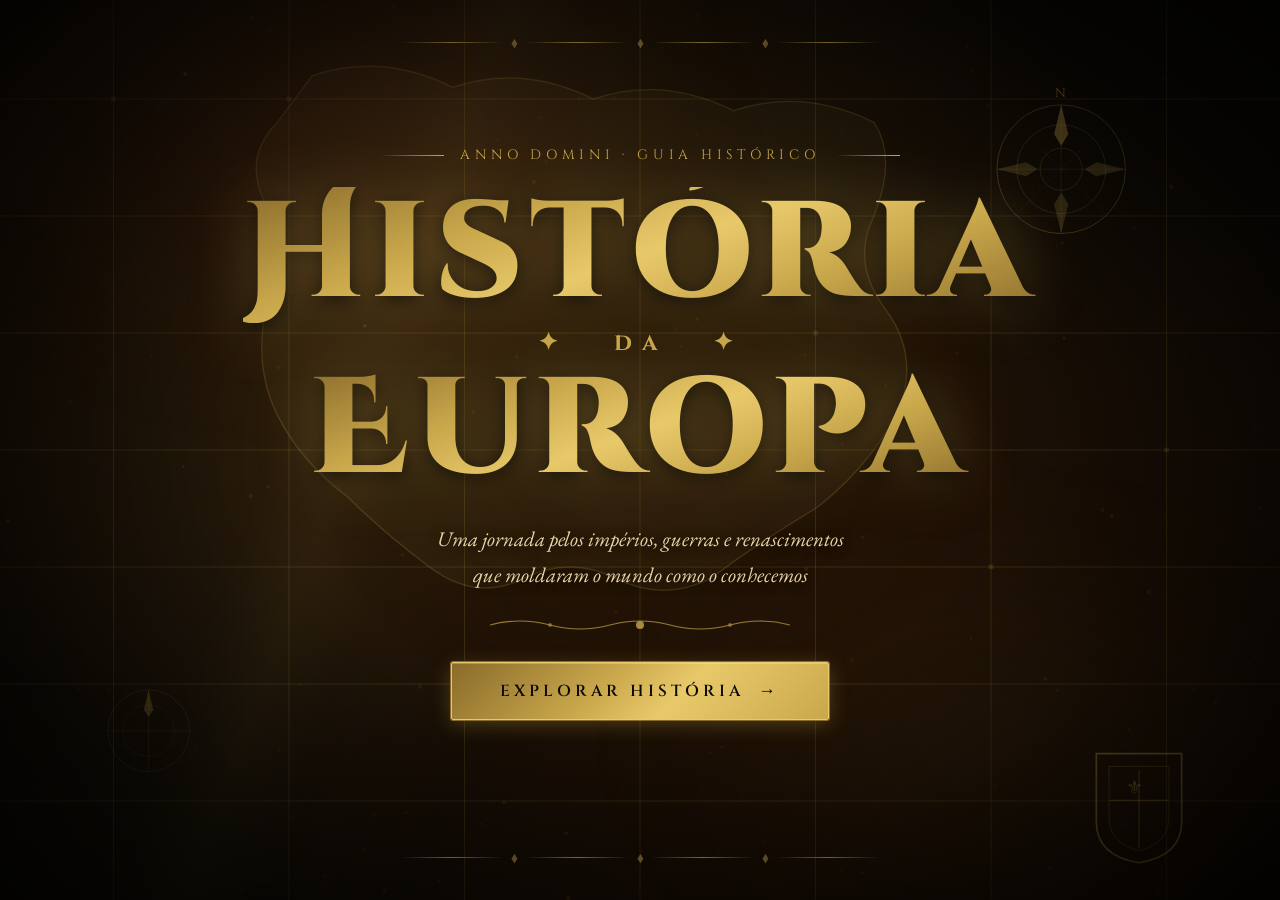
<file: vinheta.html>
<!DOCTYPE html>
<html lang="pt-BR">
<head>
    <meta charset="UTF-8">
    <meta name="viewport" content="width=device-width, initial-scale=1.0">
    <title>História da Europa — Abertura</title>

    <!-- Tipografia histórica elegante -->
    <link rel="preconnect" href="https://fonts.googleapis.com">
    <link href="https://fonts.googleapis.com/css2?family=Cinzel+Decorative:wght@700;900&family=Cinzel:wght@400;600&family=EB+Garamond:ital,wght@0,400;0,500;1,400&display=swap" rel="stylesheet">

    <link rel="stylesheet" href="vinheta.css">
</head>
<body>

<!-- ══════════════════════════════════════════════
     CAMADA 0 — Fundo de mapa antigo (SVG inline)
     ══════════════════════════════════════════════ -->
<div class="bg-map" aria-hidden="true">
    <!-- Grade de mapa estilo cartografia antiga -->
    <svg class="map-grid" viewBox="0 0 1200 800" preserveAspectRatio="xMidYMid slice">
        <!-- Linhas de latitude -->
        <g stroke="#c9a84c" stroke-opacity="0.18" stroke-width="0.8" fill="none">
            <line x1="0" y1="100" x2="1200" y2="100"/>
            <line x1="0" y1="200" x2="1200" y2="200"/>
            <line x1="0" y1="300" x2="1200" y2="300"/>
            <line x1="0" y1="400" x2="1200" y2="400"/>
            <line x1="0" y1="500" x2="1200" y2="500"/>
            <line x1="0" y1="600" x2="1200" y2="600"/>
            <line x1="0" y1="700" x2="1200" y2="700"/>
            <!-- Linhas de longitude -->
            <line x1="150" y1="0" x2="150" y2="800"/>
            <line x1="300" y1="0" x2="300" y2="800"/>
            <line x1="450" y1="0" x2="450" y2="800"/>
            <line x1="600" y1="0" x2="600" y2="800"/>
            <line x1="750" y1="0" x2="750" y2="800"/>
            <line x1="900" y1="0" x2="900" y2="800"/>
            <line x1="1050" y1="0" x2="1050" y2="800"/>
        </g>
        <!-- Rosa dos ventos central -->
        <g transform="translate(960, 160)" stroke="#c9a84c" stroke-opacity="0.35" fill="none">
            <circle cx="0" cy="0" r="55" stroke-width="0.8"/>
            <circle cx="0" cy="0" r="38" stroke-width="0.5"/>
            <circle cx="0" cy="0" r="18" stroke-width="0.5"/>
            <!-- Ponteiros cardinais -->
            <polygon points="0,-55 6,-30 0,-20 -6,-30" fill="#c9a84c" fill-opacity="0.5" stroke="none"/>
            <polygon points="0,55 6,30 0,20 -6,30"  fill="#c9a84c" fill-opacity="0.25" stroke="none"/>
            <polygon points="-55,0 -30,6 -20,0 -30,-6" fill="#c9a84c" fill-opacity="0.25" stroke="none"/>
            <polygon points="55,0 30,6 20,0 30,-6"  fill="#c9a84c" fill-opacity="0.25" stroke="none"/>
            <!-- Ponteiros intercardinais -->
            <line x1="0" y1="-55" x2="0" y2="55" stroke-width="0.6" stroke-opacity="0.2"/>
            <line x1="-55" y1="0" x2="55" y2="0" stroke-width="0.6" stroke-opacity="0.2"/>
            <line x1="-39" y1="-39" x2="39" y2="39" stroke-width="0.4" stroke-opacity="0.15"/>
            <line x1="39" y1="-39" x2="-39" y2="39" stroke-width="0.4" stroke-opacity="0.15"/>
            <!-- N -->
            <text x="-5" y="-62" fill="#c9a84c" fill-opacity="0.7" font-family="Cinzel,serif" font-size="11" stroke="none">N</text>
        </g>
        <!-- Segunda rosa dos ventos — canto inferior esquerdo -->
        <g transform="translate(180, 640)" stroke="#c9a84c" stroke-opacity="0.2" fill="none">
            <circle cx="0" cy="0" r="35" stroke-width="0.6"/>
            <circle cx="0" cy="0" r="22" stroke-width="0.4"/>
            <polygon points="0,-35 4,-18 0,-12 -4,-18" fill="#c9a84c" fill-opacity="0.3" stroke="none"/>
            <line x1="0" y1="-35" x2="0" y2="35" stroke-width="0.5" stroke-opacity="0.2"/>
            <line x1="-35" y1="0" x2="35" y2="0" stroke-width="0.5" stroke-opacity="0.2"/>
        </g>
        <!-- Silhueta simplificada da Europa (contorno estilizado) -->
        <path d="M320,80 Q380,60 440,90 Q500,70 560,100 Q620,80 680,110
                 Q740,90 800,120 Q820,150 800,200 Q780,240 810,280
                 Q840,320 820,370 Q790,420 750,450 Q700,480 660,510
                 Q620,530 580,510 Q540,490 500,510 Q460,530 420,500
                 Q380,470 350,440 Q310,410 290,370 Q270,330 280,280
                 Q300,230 280,190 Q260,150 290,120 Z"
              fill="#c9a84c" fill-opacity="0.05"
              stroke="#c9a84c" stroke-opacity="0.2" stroke-width="1.2"/>
        <!-- Cruzes ornamentais nos cruzamentos da grade -->
        <g fill="#c9a84c" fill-opacity="0.15">
            <rect x="148" y="98" width="4" height="4"/>
            <rect x="298" y="98" width="4" height="4"/>
            <rect x="448" y="198" width="4" height="4"/>
            <rect x="748" y="298" width="4" height="4"/>
            <rect x="898" y="498" width="4" height="4"/>
            <rect x="1048" y="398" width="4" height="4"/>
        </g>
    </svg>
</div>

<!-- ══════════════════════════════════════════════
     CAMADA 1 — Partículas de ouro (canvas)
     ══════════════════════════════════════════════ -->
<canvas id="canvas-particulas" aria-hidden="true"></canvas>

<!-- ══════════════════════════════════════════════
     CAMADA 2 — Fumaça / névoa ambiente
     ══════════════════════════════════════════════ -->
<div class="nevoa" aria-hidden="true">
    <div class="nevoa-blob nevoa-1"></div>
    <div class="nevoa-blob nevoa-2"></div>
    <div class="nevoa-blob nevoa-3"></div>
</div>

<!-- ══════════════════════════════════════════════
     CAMADA 3 — Elementos decorativos históricos
     ══════════════════════════════════════════════ -->
<div class="decorativos" aria-hidden="true">
    <!-- Brasão / escudo estilizado (SVG inline) -->
    <svg class="escudo" viewBox="0 0 120 140" xmlns="http://www.w3.org/2000/svg">
        <path d="M10,10 L110,10 L110,90 Q110,130 60,138 Q10,130 10,90 Z"
              fill="none" stroke="#c9a84c" stroke-width="2" stroke-opacity="0.5"/>
        <path d="M25,25 L95,25 L95,85 Q95,115 60,124 Q25,115 25,85 Z"
              fill="none" stroke="#c9a84c" stroke-width="1" stroke-opacity="0.3"/>
        <!-- Cruz central no escudo -->
        <line x1="60" y1="30" x2="60" y2="120" stroke="#c9a84c" stroke-width="1.5" stroke-opacity="0.35"/>
        <line x1="25" y1="65" x2="95" y2="65"  stroke="#c9a84c" stroke-width="1.5" stroke-opacity="0.35"/>
        <!-- Flor-de-lis topo -->
        <text x="45" y="58" font-size="22" fill="#c9a84c" fill-opacity="0.45" font-family="serif">⚜</text>
    </svg>

    <!-- Separador ornamental superior -->
    <div class="ornamento-topo">
        <span class="linha-orn"></span>
        <span class="diamante">◆</span>
        <span class="linha-orn"></span>
        <span class="diamante">◆</span>
        <span class="linha-orn"></span>
        <span class="diamante">◆</span>
        <span class="linha-orn"></span>
    </div>

    <!-- Separador ornamental inferior -->
    <div class="ornamento-base">
        <span class="linha-orn"></span>
        <span class="diamante">◆</span>
        <span class="linha-orn"></span>
        <span class="diamante">◆</span>
        <span class="linha-orn"></span>
        <span class="diamante">◆</span>
        <span class="linha-orn"></span>
    </div>
</div>

<!-- ══════════════════════════════════════════════
     CAMADA 4 — Conteúdo principal da vinheta
     ══════════════════════════════════════════════ -->
<main class="vinheta-conteudo" role="main">

    <!-- Eyebrow / rótulo -->
    <p class="eyebrow" aria-label="Introdução">
        <span class="eyebrow-linha"></span>
        Anno Domini · Guia Histórico
        <span class="eyebrow-linha"></span>
    </p>

    <!-- Título principal -->
    <h1 class="titulo-principal">
        <span class="titulo-linha titulo-linha-1">História</span>
        <span class="titulo-separador">✦ &nbsp; da &nbsp; ✦</span>
        <span class="titulo-linha titulo-linha-2">Europa</span>
    </h1>

    <!-- Subtítulo -->
    <p class="subtitulo">
        Uma jornada pelos impérios, guerras e renascimentos<br>
        que moldaram o mundo como o conhecemos
    </p>

    <!-- Divisor de pergaminho -->
    <div class="divisor-perg" aria-hidden="true">
        <svg viewBox="0 0 300 20" xmlns="http://www.w3.org/2000/svg">
            <path d="M0,10 Q30,2 60,10 Q90,18 120,10 Q150,2 180,10 Q210,18 240,10 Q270,2 300,10"
                  fill="none" stroke="#c9a84c" stroke-width="1.2" stroke-opacity="0.7"/>
            <circle cx="150" cy="10" r="4" fill="#c9a84c" fill-opacity="0.8"/>
            <circle cx="60"  cy="10" r="2" fill="#c9a84c" fill-opacity="0.5"/>
            <circle cx="240" cy="10" r="2" fill="#c9a84c" fill-opacity="0.5"/>
        </svg>
    </div>

    <!-- Botão CTA -->
    <a href="index.html" class="btn-explorar" id="btn-explorar" aria-label="Explorar a história da Europa">
        <span class="btn-brilho" aria-hidden="true"></span>
        <span class="btn-texto">Explorar História</span>
        <span class="btn-seta" aria-hidden="true">→</span>
    </a>

    <!-- Nota de áudio (opcional) -->
    <p class="nota-audio" id="nota-audio" aria-live="polite"></p>

</main>

<!-- ══════════════════════════════════════════════
     CAMADA 5 — Vignette / sobreposição de borda
     ══════════════════════════════════════════════ -->
<div class="vignette-overlay" aria-hidden="true"></div>

<!-- ══════════════════════════════════════════════
     CAMADA 6 — Transição de saída (fade para index)
     ══════════════════════════════════════════════ -->
<div class="transicao-saida" id="transicao-saida" aria-hidden="true"></div>

<!-- Áudio ambiente (discreto, opcional) -->
<audio id="audio-ambiente" loop preload="none">
    <!--
        Para usar áudio real, adicione um arquivo .mp3 ou .ogg aqui:
        <source src="assets/europa-ambient.mp3" type="audio/mpeg">
        Sugestão: música de harpa medieval ou vento suave de 30-60s em loop.
        Recomendamos volume <= 0.15 para não ser intrusivo.
    -->
</audio>

<script src="vinheta.js"></script>
</body>
</html>
</file>
<file: style.css>
/* ── Reset & Base ───────────────────────────────────────────────── */
* {
    margin: 0;
    padding: 0;
    box-sizing: border-box;
}

/* ── CSS Variables: paleta global e paletas por país ─────────────── */
:root {
    --c1: #667eea;
    --c2: #764ba2;
    --accent: #f093fb;
    --bg-body-a: #667eea;
    --bg-body-b: #764ba2;
    --card-a: #667eea;
    --card-b: #764ba2;
    --border: #667eea;
    --h2-color: #667eea;
    --h3-color: #764ba2;
    --timeline-dot: #667eea;
    --nav-active-bg: #667eea;
}

/* Alemanha: preto, vermelho e amarelo */
body.pais-alemanha {
    --bg-body-a: #1a1a1a;
    --bg-body-b: #cc0000;
    --card-a: #cc0000;
    --card-b: #333333;
    --border: #FFCE00;
    --h2-color: #cc0000;
    --h3-color: #b8860b;
    --timeline-dot: #FFCE00;
    --nav-active-bg: #cc0000;
}

/* França: azul, branco e vermelho */
body.pais-franca {
    --bg-body-a: #002395;
    --bg-body-b: #ED2939;
    --card-a: #002395;
    --card-b: #b0001e;
    --border: #ED2939;
    --h2-color: #002395;
    --h3-color: #b0001e;
    --timeline-dot: #ED2939;
    --nav-active-bg: #002395;
}

/* Reino Unido: azul marinho e vermelho */
body.pais-reino-unido {
    --bg-body-a: #00247D;
    --bg-body-b: #CF142B;
    --card-a: #00247D;
    --card-b: #9a0f20;
    --border: #CF142B;
    --h2-color: #00247D;
    --h3-color: #9a0f20;
    --timeline-dot: #CF142B;
    --nav-active-bg: #00247D;
}

/* Itália: verde, branco e vermelho */
body.pais-italia {
    --bg-body-a: #009246;
    --bg-body-b: #CE2B37;
    --card-a: #007a3a;
    --card-b: #b02030;
    --border: #009246;
    --h2-color: #007a3a;
    --h3-color: #b02030;
    --timeline-dot: #009246;
    --nav-active-bg: #009246;
}

/* Espanha: vermelho e amarelo */
body.pais-espanha {
    --bg-body-a: #c60b1e;
    --bg-body-b: #ffc400;
    --card-a: #c60b1e;
    --card-b: #a50919;
    --border: #ffc400;
    --h2-color: #c60b1e;
    --h3-color: #a50919;
    --timeline-dot: #ffc400;
    --nav-active-bg: #c60b1e;
}

/* Rússia: branco, azul e vermelho */
body.pais-russia {
    --bg-body-a: #003580;
    --bg-body-b: #D52B1E;
    --card-a: #003580;
    --card-b: #b02218;
    --border: #D52B1E;
    --h2-color: #003580;
    --h3-color: #b02218;
    --timeline-dot: #D52B1E;
    --nav-active-bg: #003580;
}

/* Portugal: verde e vermelho */
body.pais-portugal {
    --bg-body-a: #006600;
    --bg-body-b: #FF0000;
    --card-a: #005200;
    --card-b: #cc0000;
    --border: #006600;
    --h2-color: #005200;
    --h3-color: #cc0000;
    --timeline-dot: #006600;
    --nav-active-bg: #006600;
}

/* ── Body & Background dinâmico ──────────────────────────────────── */
body {
    font-family: 'Segoe UI', Tahoma, Geneva, Verdana, sans-serif;
    line-height: 1.6;
    color: #333;
    background: linear-gradient(135deg, var(--bg-body-a) 0%, var(--bg-body-b) 100%);
    transition: background 1.2s ease;
    min-height: 100vh;
}

/* Partículas/padrão decorativo no fundo */
body::before {
    content: '';
    position: fixed;
    inset: 0;
    background-image:
        radial-gradient(circle at 20% 30%, rgba(255,255,255,0.06) 0%, transparent 50%),
        radial-gradient(circle at 80% 70%, rgba(255,255,255,0.04) 0%, transparent 50%);
    pointer-events: none;
    z-index: 0;
}

.container {
    max-width: 1200px;
    margin: 0 auto;
    padding: 20px;
    position: relative;
    z-index: 1;
}

/* ── Header ──────────────────────────────────────────────────────── */
header {
    background: rgba(255, 255, 255, 0.97);
    padding: 35px 30px;
    border-radius: 18px;
    margin-bottom: 30px;
    box-shadow: 0 12px 40px rgba(0, 0, 0, 0.25);
    text-align: center;
    border-top: 5px solid var(--bg-body-a);
    transition: border-color 1.2s ease;
}

header h1 {
    color: var(--h2-color, #667eea);
    font-size: 3em;
    margin-bottom: 10px;
    transition: color 1.2s ease;
}

header p {
    color: #666;
    font-size: 1.2em;
}

/* ── Nav ─────────────────────────────────────────────────────────── */
nav {
    background: rgba(255, 255, 255, 0.97);
    padding: 18px 20px;
    border-radius: 15px;
    margin-bottom: 30px;
    box-shadow: 0 5px 20px rgba(0, 0, 0, 0.15);
    position: sticky;
    top: 20px;
    z-index: 100;
    border-bottom: 3px solid var(--bg-body-a);
    transition: border-color 1.2s ease;
}

nav ul {
    list-style: none;
    display: flex;
    flex-wrap: wrap;
    justify-content: center;
    gap: 12px;
}

nav a {
    text-decoration: none;
    color: var(--nav-active-bg, #667eea);
    padding: 9px 18px;
    border-radius: 25px;
    background: #f0f0f0;
    transition: background 0.3s, color 0.3s, transform 0.2s, box-shadow 0.3s;
    font-weight: 600;
    font-size: 0.9em;
}

nav a:hover,
nav a.ativo {
    background: var(--nav-active-bg, #667eea);
    color: white;
    transform: translateY(-2px);
    box-shadow: 0 5px 15px rgba(0,0,0,0.25);
}

/* ── Sections ────────────────────────────────────────────────────── */
.section {
    background: rgba(255, 255, 255, 0.97);
    padding: 40px;
    margin-bottom: 30px;
    border-radius: 18px;
    box-shadow: 0 12px 40px rgba(0, 0, 0, 0.15);
    border-left: 6px solid var(--border, #667eea);
    transition: border-color 1.2s ease;
}

.section h2 {
    color: var(--h2-color, #667eea);
    font-size: 2.5em;
    margin-bottom: 20px;
    border-bottom: 3px solid var(--h3-color, #764ba2);
    padding-bottom: 10px;
    transition: color 1.2s ease, border-color 1.2s ease;
}

.section h3 {
    color: var(--h3-color, #764ba2);
    font-size: 1.8em;
    margin-top: 25px;
    margin-bottom: 15px;
    transition: color 1.2s ease;
}

.section h4 {
    color: var(--h2-color, #667eea);
    font-size: 1.3em;
    margin-top: 20px;
    margin-bottom: 10px;
    transition: color 1.2s ease;
}

/* ── Info Grid & Cards ───────────────────────────────────────────── */
.info-grid {
    display: grid;
    grid-template-columns: repeat(auto-fit, minmax(230px, 1fr));
    gap: 18px;
    margin: 20px 0;
}

.info-card {
    background: linear-gradient(135deg, var(--card-a, #667eea) 0%, var(--card-b, #764ba2) 100%);
    padding: 22px;
    border-radius: 14px;
    color: white;
    box-shadow: 0 6px 20px rgba(0, 0, 0, 0.25);
    transition: background 1.2s ease, transform 0.25s ease, box-shadow 0.25s ease;
    position: relative;
    overflow: hidden;
}

/* Brilho decorativo no canto superior */
.info-card::after {
    content: '';
    position: absolute;
    top: -30px;
    right: -30px;
    width: 80px;
    height: 80px;
    border-radius: 50%;
    background: rgba(255,255,255,0.12);
    pointer-events: none;
}

.info-card:hover {
    transform: translateY(-4px) scale(1.02);
    box-shadow: 0 14px 35px rgba(0, 0, 0, 0.3);
}

.info-card h4 {
    color: white;
    margin-top: 0;
    font-size: 1.15em;
    margin-bottom: 10px;
    text-shadow: 0 1px 3px rgba(0,0,0,0.2);
}

.info-card p {
    margin: 5px 0;
    line-height: 1.5;
    font-size: 0.95em;
}

/* ── Country Card ────────────────────────────────────────────────── */
.country-card {
    background: linear-gradient(135deg, rgba(var(--card-a-rgb, 102,126,234), 0.06) 0%, rgba(255,255,255,1) 60%);
    padding: 30px;
    margin: 20px 0;
    border-radius: 14px;
    border-left: 5px solid var(--border, #667eea);
    box-shadow: inset 0 0 0 1px rgba(0,0,0,0.05);
    transition: border-color 1.2s ease;
}

/* ── Timeline da Europa Geral (divs históricos) ──────────────────── */
.timeline {
    position: relative;
    padding-left: 52px;
    margin: 28px 0;
}

.timeline::before {
    content: '';
    position: absolute;
    left: 16px;
    top: 0;
    bottom: 0;
    width: 3px;
    border-radius: 99px;
    background: linear-gradient(
        180deg,
        transparent 0%,
        var(--card-a, #667eea) 8%,
        var(--card-b, #764ba2) 92%,
        transparent 100%
    );
    box-shadow: 0 0 8px color-mix(in srgb, var(--card-a, #667eea) 40%, transparent);
    transition: background 1.2s ease, box-shadow 1.2s ease;
}

/* Todos os itens entram sempre pela esquerda — sem alternância */
.timeline > .timeline-item {
    margin-bottom: 18px;
    position: relative;
    opacity: 0;
    transform: translateX(-40px);
    background: linear-gradient(135deg, rgba(255,255,255,0.98) 0%, rgba(248,249,255,0.95) 100%);
    border-radius: 12px;
    padding: 14px 18px 14px 16px;
    border-left: 4px solid var(--timeline-dot, #667eea);
    box-shadow: 0 2px 8px rgba(0,0,0,0.07), 0 1px 2px rgba(0,0,0,0.04);
    transition:
        opacity      0.55s ease,
        transform    0.55s cubic-bezier(0.22, 1, 0.36, 1),
        border-color 1.2s ease,
        box-shadow   0.25s ease;
}

.timeline > .timeline-item:nth-child(even) { transform: translateX(-40px); }

.timeline > .timeline-item.show {
    opacity: 1;
    transform: translateX(0);
}

.timeline > .timeline-item:hover {
    transform: translateX(4px);
    box-shadow:
        0 6px 20px rgba(0,0,0,0.12),
        0 2px 6px rgba(0,0,0,0.06),
        inset 0 0 0 1px color-mix(in srgb, var(--timeline-dot, #667eea) 20%, transparent);
}

.timeline > .timeline-item::before {
    content: '';
    position: absolute;
    left: -44px;
    top: 50%;
    transform: translateY(-50%);
    width: 18px;
    height: 18px;
    border-radius: 50%;
    background: radial-gradient(circle at 35% 35%,
        color-mix(in srgb, var(--timeline-dot, #667eea) 60%, white) 0%,
        var(--timeline-dot, #667eea) 100%);
    border: 3px solid white;
    box-shadow:
        0 0 0 3px var(--timeline-dot, #667eea),
        0 0 12px color-mix(in srgb, var(--timeline-dot, #667eea) 50%, transparent),
        0 2px 4px rgba(0,0,0,0.2);
    transition: background 1.2s ease, box-shadow 1.2s ease, transform 0.25s ease;
    z-index: 2;
}

.timeline > .timeline-item:hover::before {
    transform: translateY(-50%) scale(1.2);
    box-shadow:
        0 0 0 3px var(--timeline-dot, #667eea),
        0 0 20px color-mix(in srgb, var(--timeline-dot, #667eea) 70%, transparent),
        0 2px 4px rgba(0,0,0,0.2);
}

.timeline > .timeline-item::after {
    content: '';
    position: absolute;
    left: -26px;
    top: 50%;
    transform: translateY(-50%);
    width: 22px;
    height: 2px;
    background: linear-gradient(90deg, var(--timeline-dot, #667eea), transparent);
    transition: background 1.2s ease;
}

.timeline > .timeline-item:nth-child(1)  { transition-delay: 0s;    }
.timeline > .timeline-item:nth-child(2)  { transition-delay: 0.07s; }
.timeline > .timeline-item:nth-child(3)  { transition-delay: 0.14s; }
.timeline > .timeline-item:nth-child(4)  { transition-delay: 0.21s; }
.timeline > .timeline-item:nth-child(5)  { transition-delay: 0.28s; }
.timeline > .timeline-item:nth-child(6)  { transition-delay: 0.35s; }
.timeline > .timeline-item:nth-child(7)  { transition-delay: 0.42s; }
.timeline > .timeline-item:nth-child(8)  { transition-delay: 0.49s; }
.timeline > .timeline-item:nth-child(9)  { transition-delay: 0.56s; }
.timeline > .timeline-item:nth-child(10) { transition-delay: 0.63s; }

.timeline > .timeline-item strong {
    color: var(--h2-color, #667eea);
    font-size: 0.95em;
    display: block;
    margin-bottom: 4px;
    transition: color 1.2s ease;
}

/* ── Timeline de História dos países (ul.timeline-historia) ─────── */
.timeline-historia {
    list-style: none;
    margin: 14px 0;
    padding: 0 0 0 40px;
    position: relative;
}

.timeline-historia::before {
    content: '';
    position: absolute;
    left: 8px;
    top: 4px;
    bottom: 4px;
    width: 2px;
    border-radius: 99px;
    background: linear-gradient(
        180deg,
        transparent 0%,
        var(--card-a, #667eea) 6%,
        var(--card-b, #764ba2) 94%,
        transparent 100%
    );
    transition: background 1.2s ease;
}

.item-historia {
    position: relative;
    margin-bottom: 12px;
    padding: 12px 16px;
    border-radius: 10px;
    background: linear-gradient(135deg, rgba(255,255,255,0.97) 0%, rgba(250,251,255,0.94) 100%);
    border-left: 3px solid var(--timeline-dot, #667eea);
    box-shadow: 0 2px 6px rgba(0,0,0,0.06);
    opacity: 0;
    transform: translateX(-30px);
    transition:
        opacity      0.5s ease,
        transform    0.5s cubic-bezier(0.22, 1, 0.36, 1),
        border-color 1.2s ease,
        box-shadow   0.2s ease;
}

/* Sem alternância — todos sempre pela esquerda */
.item-historia:nth-child(even) { transform: translateX(-30px); }

.item-historia.show {
    opacity: 1;
    transform: translateX(0);
}

.item-historia:hover {
    transform: translateX(4px);
    box-shadow:
        0 4px 14px rgba(0,0,0,0.10),
        inset 0 0 0 1px color-mix(in srgb, var(--timeline-dot, #667eea) 18%, transparent);
}

.item-historia::before {
    content: '';
    position: absolute;
    left: -28px;
    top: 50%;
    transform: translateY(-50%);
    width: 12px;
    height: 12px;
    border-radius: 50%;
    background: var(--timeline-dot, #667eea);
    border: 2px solid white;
    box-shadow:
        0 0 0 2px var(--timeline-dot, #667eea),
        0 0 8px color-mix(in srgb, var(--timeline-dot, #667eea) 45%, transparent);
    transition: background 1.2s ease, box-shadow 1.2s ease, transform 0.2s ease;
    z-index: 2;
}

.item-historia:hover::before { transform: translateY(-50%) scale(1.25); }

.item-historia strong {
    color: var(--h2-color, #667eea);
    font-size: 0.9em;
    transition: color 1.2s ease;
}

.timeline-historia .item-historia:nth-child(1)  { transition-delay: 0s;    }
.timeline-historia .item-historia:nth-child(2)  { transition-delay: 0.06s; }
.timeline-historia .item-historia:nth-child(3)  { transition-delay: 0.12s; }
.timeline-historia .item-historia:nth-child(4)  { transition-delay: 0.18s; }
.timeline-historia .item-historia:nth-child(5)  { transition-delay: 0.24s; }
.timeline-historia .item-historia:nth-child(6)  { transition-delay: 0.30s; }
.timeline-historia .item-historia:nth-child(7)  { transition-delay: 0.36s; }
.timeline-historia .item-historia:nth-child(8)  { transition-delay: 0.42s; }
.timeline-historia .item-historia:nth-child(9)  { transition-delay: 0.48s; }
.timeline-historia .item-historia:nth-child(10) { transition-delay: 0.54s; }
.timeline-historia .item-historia:nth-child(11) { transition-delay: 0.60s; }
.timeline-historia .item-historia:nth-child(12) { transition-delay: 0.66s; }

/* ── li.timeline-item legado ─────────────────────────────────────── */
li.timeline-item {
    opacity: 0;
    transform: translateX(-20px);
    transition: opacity 0.5s ease, transform 0.5s ease;
    margin: 10px 0;
}
li.timeline-item:nth-child(even) { transform: translateX(-20px); }
li.timeline-item.show { opacity: 1; transform: translateX(0); }
li.timeline-item::before, li.timeline-item::after { display: none; }
li.timeline-item:hover { transform: none; box-shadow: none; }

/* ── Listas de conteúdo temático (Religião, Cultura, Economia…) ── */
.lista-conteudo {
    list-style: none;
    margin: 14px 0;
    padding: 0;
    display: flex;
    flex-direction: column;
    gap: 8px;
}

.item-conteudo {
    display: flex;
    align-items: flex-start;
    gap: 12px;
    padding: 10px 14px;
    border-radius: 10px;
    background: linear-gradient(
        135deg,
        color-mix(in srgb, var(--card-a, #667eea) 6%, white) 0%,
        white 100%
    );
    border: 1px solid color-mix(in srgb, var(--border, #667eea) 18%, transparent);
    position: relative;
    opacity: 0;
    transform: translateX(-20px);
    transition:
        opacity      0.5s ease,
        transform    0.5s ease,
        background   0.25s ease,
        border-color 1.2s ease,
        box-shadow   0.2s ease;
}

/* Sem alternância */
.item-conteudo:nth-child(even) { transform: translateX(-20px); }

.item-conteudo.show {
    opacity: 1;
    transform: translateX(0);
}

.item-conteudo::before {
    content: '';
    display: block;
    flex-shrink: 0;
    width: 8px;
    height: 8px;
    border-radius: 50%;
    margin-top: 6px;
    background: var(--timeline-dot, #667eea);
    box-shadow: 0 0 0 2px color-mix(in srgb, var(--timeline-dot, #667eea) 25%, transparent);
    transition: background 1.2s ease, box-shadow 1.2s ease, transform 0.2s ease;
}

.item-conteudo:hover {
    transform: translateX(5px);
    background: linear-gradient(
        135deg,
        color-mix(in srgb, var(--card-a, #667eea) 12%, white) 0%,
        color-mix(in srgb, var(--card-b, #764ba2) 5%, white) 100%
    );
    border-color: color-mix(in srgb, var(--border, #667eea) 40%, transparent);
    box-shadow: 0 3px 12px color-mix(in srgb, var(--card-a, #667eea) 15%, transparent);
}

.item-conteudo:hover::before {
    transform: scale(1.4);
    box-shadow: 0 0 0 3px color-mix(in srgb, var(--timeline-dot, #667eea) 35%, transparent);
}

.item-conteudo strong {
    color: var(--h2-color, #667eea);
    font-size: 0.92em;
    transition: color 1.2s ease;
    white-space: nowrap;
}

.item-conteudo ul {
    margin: 6px 0 0 0;
    padding: 0;
    list-style: none;
    display: flex;
    flex-direction: column;
    gap: 3px;
}

.item-conteudo ul li {
    font-size: 0.88em;
    color: #555;
    padding: 2px 0 2px 12px;
    border-left: 2px solid color-mix(in srgb, var(--border, #667eea) 30%, transparent);
    transition: border-color 1.2s ease;
    margin: 0;
}

.lista-conteudo .item-conteudo:nth-child(1)  { transition-delay: 0s;    }
.lista-conteudo .item-conteudo:nth-child(2)  { transition-delay: 0.05s; }
.lista-conteudo .item-conteudo:nth-child(3)  { transition-delay: 0.10s; }
.lista-conteudo .item-conteudo:nth-child(4)  { transition-delay: 0.15s; }
.lista-conteudo .item-conteudo:nth-child(5)  { transition-delay: 0.20s; }
.lista-conteudo .item-conteudo:nth-child(6)  { transition-delay: 0.25s; }
.lista-conteudo .item-conteudo:nth-child(7)  { transition-delay: 0.30s; }
.lista-conteudo .item-conteudo:nth-child(8)  { transition-delay: 0.35s; }
.lista-conteudo .item-conteudo:nth-child(9)  { transition-delay: 0.40s; }
.lista-conteudo .item-conteudo:nth-child(10) { transition-delay: 0.45s; }

ul, ol {
    margin-left: 20px;
    margin-top: 10px;
}

li {
    margin: 8px 0;
}

/* ── Contadores ──────────────────────────────────────────────────── */

/* Wrapper gerado pelo JS ao redor de cada .contador —
   position:relative permite posicionar barra e label sem quebrar
   o fluxo inline do texto ao redor */
.contador-wrapper {
    position: relative;
    display: inline;
}

/* O número em si */
.contador {
    display: inline-block;
    font-weight: 700;
    font-variant-numeric: tabular-nums;
    letter-spacing: -0.01em;
    transition:
        color       0.4s ease,
        transform   0.4s ease,
        text-shadow 0.4s ease,
        filter      0.4s ease;
    position: relative;
    z-index: 1;
}

/* Barra de progresso — posicionada absolutamente sob o número,
   sem ocupar espaço no fluxo do texto */
.contador-barra {
    position: absolute;
    bottom: -4px;
    left: 0;
    width: 100%;
    min-width: 40px;
    height: 2px;
    border-radius: 99px;
    background: rgba(0,0,0,0.10);
    overflow: hidden;
    pointer-events: none;
}

.contador-barra-fill {
    height: 100%;
    width: 0%;
    border-radius: 99px;
    background: linear-gradient(90deg, var(--card-a, #667eea), var(--card-b, #764ba2));
    transition: background 1.2s ease;
    box-shadow: 0 0 6px var(--card-a, #667eea);
}

/* Rótulo de "concluído" — flutua acima, sem empurrar nada */
.contador-label {
    position: absolute;
    bottom: calc(100% + 4px);
    left: 50%;
    transform: translateX(-50%) translateY(4px);
    font-size: 0.55em;
    letter-spacing: 0.12em;
    text-transform: uppercase;
    color: var(--h3-color, #764ba2);
    background: rgba(255,255,255,0.92);
    padding: 1px 6px;
    border-radius: 4px;
    white-space: nowrap;
    font-weight: 700;
    pointer-events: none;
    opacity: 0;
    transition: opacity 0.4s ease, transform 0.4s ease, color 1.2s ease;
    box-shadow: 0 1px 4px rgba(0,0,0,0.1);
    z-index: 20;
}

/* ── Estados da animação ── */

/* Contando: leve pulso de escala rítmico */
.contador.contando {
    color: var(--h2-color, #667eea);
    animation: contadorPulso 0.5s ease-in-out infinite alternate;
    text-shadow:
        0 0 12px color-mix(in srgb, var(--card-a, #667eea) 60%, transparent),
        0 2px 4px rgba(0,0,0,0.1);
}

@keyframes contadorPulso {
    from { transform: scale(1);    filter: brightness(1);   }
    to   { transform: scale(1.04); filter: brightness(1.12); }
}

/* Quase lá (>80%): intensifica o brilho */
.contador.quase {
    animation: contadorQuase 0.3s ease-in-out infinite alternate;
    text-shadow:
        0 0 20px color-mix(in srgb, var(--card-a, #667eea) 80%, transparent),
        0 0 8px  color-mix(in srgb, var(--card-b, #764ba2) 60%, transparent),
        0 2px 4px rgba(0,0,0,0.15);
}

@keyframes contadorQuase {
    from { transform: scale(1.04); filter: brightness(1.1);  }
    to   { transform: scale(1.08); filter: brightness(1.25); }
}

/* Finalizado: explosão de escala + cor de conclusão */
.contador.finalizado {
    animation: contadorFim 0.6s cubic-bezier(0.36, 0.07, 0.19, 0.97) forwards;
    color: var(--h2-color, #667eea) !important;
    text-shadow:
        0 0 24px color-mix(in srgb, var(--card-a, #667eea) 90%, transparent),
        0 0 48px color-mix(in srgb, var(--card-a, #667eea) 40%, transparent),
        0 4px 8px rgba(0,0,0,0.2);
}

@keyframes contadorFim {
    0%   { transform: scale(1.08); }
    30%  { transform: scale(1.22) rotate(-1deg); }
    55%  { transform: scale(0.97) rotate(0.5deg); }
    75%  { transform: scale(1.12); }
    100% { transform: scale(1.06); }
}

/* Label visível quando finalizado */
.contador-wrapper.finalizado .contador-label {
    opacity: 1;
    transform: translateX(-50%) translateY(0);
}

/* Barra cheia quando finalizado */
.contador-wrapper.finalizado .contador-barra-fill {
    background: linear-gradient(90deg, var(--card-a, #667eea), var(--card-b, #764ba2));
    box-shadow: 0 0 10px var(--card-a, #667eea);
    animation: barraFinalBrilho 1.2s ease-in-out 2 alternate;
}

@keyframes barraFinalBrilho {
    from { box-shadow: 0 0 6px  var(--card-a, #667eea); opacity: 1; }
    to   { box-shadow: 0 0 18px var(--card-a, #667eea); opacity: 0.7; }
}

/* Partículas de explosão — geradas pelo JS como spans */
.contador-particula {
    position: absolute;
    width: 5px;
    height: 5px;
    border-radius: 50%;
    pointer-events: none;
    z-index: 10;
    animation: particulaExplodir var(--dur, 0.7s) ease-out forwards;
}

@keyframes particulaExplodir {
    0%   { transform: translate(0, 0) scale(1);   opacity: 1; }
    100% { transform: translate(var(--tx), var(--ty)) scale(0); opacity: 0; }
}

/* ── Badge do país ativo ─────────────────────────────────────────── */
#badge-pais {
    position: fixed;
    top: 24px;
    right: 24px;
    background: rgba(255,255,255,0.95);
    color: var(--nav-active-bg, #667eea);
    font-weight: 700;
    font-size: 0.85em;
    padding: 8px 16px;
    border-radius: 30px;
    box-shadow: 0 4px 16px rgba(0,0,0,0.2);
    border: 2px solid var(--nav-active-bg, #667eea);
    z-index: 300;
    opacity: 0;
    transform: translateY(-10px);
    transition: opacity 0.4s ease, transform 0.4s ease,
                color 1.2s ease, border-color 1.2s ease;
    pointer-events: none;
}

#badge-pais.visivel {
    opacity: 1;
    transform: translateY(0);
}

/* ── Botão "Voltar ao topo" ──────────────────────────────────────── */
#btn-topo {
    position: fixed;
    bottom: 30px;
    right: 30px;
    background: linear-gradient(135deg, var(--bg-body-a, #667eea) 0%, var(--bg-body-b, #764ba2) 100%);
    color: white;
    border: none;
    border-radius: 50%;
    width: 50px;
    height: 50px;
    font-size: 1.4em;
    cursor: pointer;
    box-shadow: 0 4px 18px rgba(0,0,0,0.35);
    opacity: 0;
    visibility: hidden;
    transition: opacity 0.3s ease, visibility 0.3s ease,
                transform 0.2s ease, background 1.2s ease;
    z-index: 200;
}

#btn-topo.visivel {
    opacity: 1;
    visibility: visible;
}

#btn-topo:hover {
    transform: translateY(-4px) scale(1.08);
}

/* ── Footer ──────────────────────────────────────────────────────── */
footer {
    background: rgba(255, 255, 255, 0.97);
    padding: 22px;
    border-radius: 15px;
    margin-top: 30px;
    text-align: center;
    box-shadow: 0 5px 20px rgba(0, 0, 0, 0.15);
    border-top: 4px solid var(--bg-body-a, #667eea);
    transition: border-color 1.2s ease;
    color: #555;
}

/* ── Responsividade ──────────────────────────────────────────────── */
@media (max-width: 768px) {
    header h1 { font-size: 2em; }
    .section { padding: 20px; }
    nav ul { flex-direction: column; align-items: center; }
    #badge-pais { top: 12px; right: 12px; font-size: 0.75em; }
}

/* ── Acessibilidade: respeita prefers-reduced-motion ────────────── */
@media (prefers-reduced-motion: reduce) {
    .timeline > .timeline-item,
    li.timeline-item,
    .item-historia,
    .item-conteudo { opacity: 1; transform: none; transition: none; }
    .contador { transition: none; }
    #btn-topo, body, .info-card, header, nav, .section,
    .section h2, .section h3, .timeline > .timeline-item strong,
    .timeline > .timeline-item::before, .timeline::before, #badge-pais {
        transition: none;
    }
}
</file>
<file: vinheta.css>
/* ═══════════════════════════════════════════════════════════════════
   VINHETA — História da Europa
   Paleta: escuro profundo · dourado · marrom antigo · vermelho imperial
   ═══════════════════════════════════════════════════════════════════ */

/* ── Variáveis ───────────────────────────────────────────────────── */
:root {
    --ouro:          #c9a84c;
    --ouro-claro:    #e8c96a;
    --ouro-escuro:   #8a6b2a;
    --fundo-1:       #0d0a05;
    --fundo-2:       #1a1008;
    --fundo-3:       #261608;
    --vermelho:      #8b1a1a;
    --vermelho-vivo: #c0392b;
    --marrom:        #4a2c0a;
    --creme:         #f5e6c8;
    --creme-suave:   #e8d5a8;
    --branco-antigo: #fdf6e3;
    --sombra-ouro:   rgba(201,168,76,0.35);
    --dur-entrada:   1.2s;
}

/* ── Reset ───────────────────────────────────────────────────────── */
*, *::before, *::after { margin: 0; padding: 0; box-sizing: border-box; }

html, body {
    width: 100%; height: 100%;
    overflow: hidden; /* sem scroll durante a vinheta */
}

body {
    font-family: 'EB Garamond', 'Georgia', serif;
    background: var(--fundo-1);
    color: var(--creme);
    cursor: default;
    /* Animação de fade-in do body inteiro */
    animation: fadeInBody 2s ease forwards;
}

@keyframes fadeInBody {
    from { opacity: 0; }
    to   { opacity: 1; }
}

/* ══════════════════════════════════════════════════════════════════
   CAMADA 0 — Fundo: mapa antigo
   ══════════════════════════════════════════════════════════════════ */
.bg-map {
    position: fixed;
    inset: 0;
    z-index: 0;
    /* Textura de pergaminho via gradiente */
    background:
        radial-gradient(ellipse at 30% 20%, #2a1a08 0%, transparent 55%),
        radial-gradient(ellipse at 70% 80%, #1e0f04 0%, transparent 55%),
        radial-gradient(ellipse at 50% 50%, #261608 0%, var(--fundo-1) 80%);
    /* Grão/ruído simulado com micro-padrão */
    background-color: var(--fundo-1);
}

/* Sobreposição de textura granulada (pseudo-noise via SVG filter) */
.bg-map::before {
    content: '';
    position: absolute;
    inset: 0;
    background-image: url("data:image/svg+xml,%3Csvg xmlns='http://www.w3.org/2000/svg' width='300' height='300'%3E%3Cfilter id='n'%3E%3CfeTurbulence type='fractalNoise' baseFrequency='0.65' numOctaves='3' stitchTiles='stitch'/%3E%3CfeColorMatrix type='saturate' values='0'/%3E%3C/filter%3E%3Crect width='300' height='300' filter='url(%23n)' opacity='0.07'/%3E%3C/svg%3E");
    opacity: 0.55;
    mix-blend-mode: multiply;
}

/* Raio de luz diagonal — efeito épico de iluminação */
.bg-map::after {
    content: '';
    position: absolute;
    top: -20%;
    left: -10%;
    width: 70%;
    height: 120%;
    background: linear-gradient(
        125deg,
        transparent 30%,
        rgba(201,168,76,0.04) 50%,
        rgba(201,168,76,0.08) 55%,
        rgba(201,168,76,0.03) 60%,
        transparent 70%
    );
    transform: rotate(-15deg);
    animation: raioDeLuz 8s ease-in-out infinite alternate;
}

@keyframes raioDeLuz {
    0%   { opacity: 0.4; transform: rotate(-15deg) translateX(-5%); }
    100% { opacity: 1;   transform: rotate(-15deg) translateX(5%);  }
}

.map-grid {
    width: 100%;
    height: 100%;
    animation: gridPulse 12s ease-in-out infinite alternate;
}

@keyframes gridPulse {
    0%   { opacity: 0.7; }
    100% { opacity: 1;   }
}

/* ══════════════════════════════════════════════════════════════════
   CAMADA 1 — Canvas de partículas (controlado via JS)
   ══════════════════════════════════════════════════════════════════ */
#canvas-particulas {
    position: fixed;
    inset: 0;
    z-index: 1;
    pointer-events: none;
}

/* ══════════════════════════════════════════════════════════════════
   CAMADA 2 — Névoa / fumaça ambiente
   ══════════════════════════════════════════════════════════════════ */
.nevoa {
    position: fixed;
    inset: 0;
    z-index: 2;
    pointer-events: none;
    overflow: hidden;
}

.nevoa-blob {
    position: absolute;
    border-radius: 50%;
    filter: blur(80px);
    mix-blend-mode: screen;
}

.nevoa-1 {
    width: 60vw; height: 50vh;
    background: radial-gradient(ellipse, rgba(139,26,26,0.12) 0%, transparent 70%);
    top: -10%; left: -5%;
    animation: nevoaDrift1 18s ease-in-out infinite alternate;
}

.nevoa-2 {
    width: 55vw; height: 45vh;
    background: radial-gradient(ellipse, rgba(201,168,76,0.08) 0%, transparent 70%);
    bottom: -5%; right: -5%;
    animation: nevoaDrift2 22s ease-in-out infinite alternate;
}

.nevoa-3 {
    width: 45vw; height: 40vh;
    background: radial-gradient(ellipse, rgba(74,44,10,0.15) 0%, transparent 70%);
    top: 30%; left: 30%;
    animation: nevoaDrift3 15s ease-in-out infinite alternate;
}

@keyframes nevoaDrift1 {
    0%   { transform: translate(0, 0) scale(1);    opacity: 0.6; }
    100% { transform: translate(8%, 12%) scale(1.1); opacity: 1; }
}
@keyframes nevoaDrift2 {
    0%   { transform: translate(0, 0) scale(1.1);  opacity: 1; }
    100% { transform: translate(-10%, -8%) scale(1); opacity: 0.7; }
}
@keyframes nevoaDrift3 {
    0%   { transform: translate(0, 0) scale(1);    opacity: 0.5; }
    100% { transform: translate(5%, -10%) scale(1.15); opacity: 0.9; }
}

/* ══════════════════════════════════════════════════════════════════
   CAMADA 3 — Decorativos históricos
   ══════════════════════════════════════════════════════════════════ */
.decorativos {
    position: fixed;
    inset: 0;
    z-index: 3;
    pointer-events: none;
}

/* Escudo heráldico — canto inferior direito */
.escudo {
    position: absolute;
    bottom: 4vh;
    right: 3vw;
    width: clamp(60px, 8vw, 110px);
    opacity: 0;
    animation: fadeInDeco 2s ease 2.5s forwards;
    animation-fill-mode: forwards;
}

/* Ornamentos horizontais */
.ornamento-topo,
.ornamento-base {
    position: absolute;
    left: 50%;
    transform: translateX(-50%);
    display: flex;
    align-items: center;
    gap: 8px;
    opacity: 0;
    white-space: nowrap;
}

.ornamento-topo {
    top: 4vh;
    animation: fadeInDeco 1.5s ease 1.8s forwards;
}

.ornamento-base {
    bottom: 4vh;
    animation: fadeInDeco 1.5s ease 2s forwards;
}

.linha-orn {
    display: inline-block;
    width: clamp(30px, 8vw, 120px);
    height: 1px;
    background: linear-gradient(90deg, transparent, var(--ouro), transparent);
}

.diamante {
    color: var(--ouro);
    font-size: clamp(6px, 1vw, 10px);
    opacity: 0.7;
}

@keyframes fadeInDeco {
    from { opacity: 0; transform: translateX(-50%) translateY(8px); }
    to   { opacity: 1; transform: translateX(-50%) translateY(0); }
}

/* ══════════════════════════════════════════════════════════════════
   CAMADA 4 — Conteúdo principal
   ══════════════════════════════════════════════════════════════════ */
.vinheta-conteudo {
    position: fixed;
    inset: 0;
    z-index: 10;
    display: flex;
    flex-direction: column;
    align-items: center;
    justify-content: center;
    text-align: center;
    padding: clamp(20px, 5vw, 80px);
    gap: clamp(12px, 2.5vh, 28px);
}

/* ── Eyebrow ─────────────────────────────────────────────────────── */
.eyebrow {
    font-family: 'Cinzel', serif;
    font-size: clamp(0.6rem, 1.5vw, 0.85rem);
    letter-spacing: 0.35em;
    color: var(--ouro);
    text-transform: uppercase;
    display: flex;
    align-items: center;
    gap: 16px;
    opacity: 0;
    animation: subirFade 1s ease 0.5s forwards;
}

.eyebrow-linha {
    display: inline-block;
    width: clamp(20px, 5vw, 80px);
    height: 1px;
    background: linear-gradient(90deg, transparent, var(--ouro-escuro), var(--ouro));
}

/* ── Título ──────────────────────────────────────────────────────── */
.titulo-principal {
    display: flex;
    flex-direction: column;
    align-items: center;
    line-height: 1;
    gap: 4px;
}

.titulo-linha {
    display: block;
    font-family: 'Cinzel Decorative', 'Cinzel', serif;
    font-weight: 900;
    font-size: clamp(2.8rem, 11vw, 8.5rem);
    letter-spacing: 0.05em;
    /* Gradiente dourado no texto */
    background: linear-gradient(
        160deg,
        var(--ouro-escuro) 0%,
        var(--ouro)        30%,
        var(--ouro-claro)  50%,
        var(--ouro)        70%,
        var(--ouro-escuro) 100%
    );
    -webkit-background-clip: text;
    -webkit-text-fill-color: transparent;
    background-clip: text;
    /* Sombra luminosa dourada */
    filter: drop-shadow(0 0 30px rgba(201,168,76,0.4))
            drop-shadow(0 4px 8px rgba(0,0,0,0.8));
    opacity: 0;
}

.titulo-linha-1 {
    animation: revelarTitulo1 1.4s cubic-bezier(0.16, 1, 0.3, 1) 0.9s forwards;
}

.titulo-linha-2 {
    animation: revelarTitulo2 1.4s cubic-bezier(0.16, 1, 0.3, 1) 1.2s forwards;
}

.titulo-separador {
    font-family: 'Cinzel', serif;
    font-size: clamp(0.9rem, 2.5vw, 1.5rem);
    color: var(--ouro);
    letter-spacing: 0.4em;
    opacity: 0;
    animation: subirFade 1s ease 1.5s forwards;
    padding: 4px 0;
}

@keyframes revelarTitulo1 {
    from { opacity: 0; transform: translateY(40px) skewY(2deg); filter: drop-shadow(0 0 0px transparent) blur(8px); }
    to   { opacity: 1; transform: translateY(0) skewY(0deg);    filter: drop-shadow(0 0 30px rgba(201,168,76,0.4)) drop-shadow(0 4px 8px rgba(0,0,0,0.8)); }
}

@keyframes revelarTitulo2 {
    from { opacity: 0; transform: translateY(-40px) skewY(-2deg); filter: drop-shadow(0 0 0px transparent) blur(8px); }
    to   { opacity: 1; transform: translateY(0) skewY(0deg);      filter: drop-shadow(0 0 30px rgba(201,168,76,0.4)) drop-shadow(0 4px 8px rgba(0,0,0,0.8)); }
}

/* ── Subtítulo ───────────────────────────────────────────────────── */
.subtitulo {
    font-family: 'EB Garamond', Georgia, serif;
    font-style: italic;
    font-size: clamp(0.9rem, 2.2vw, 1.3rem);
    color: var(--creme-suave);
    line-height: 1.7;
    max-width: 540px;
    opacity: 0;
    animation: subirFade 1.2s ease 2s forwards;
    text-shadow: 0 2px 12px rgba(0,0,0,0.8);
}

/* ── Divisor de pergaminho ───────────────────────────────────────── */
.divisor-perg {
    width: clamp(160px, 35vw, 300px);
    opacity: 0;
    animation: subirFade 1s ease 2.3s forwards;
}

/* ── Botão CTA ───────────────────────────────────────────────────── */
.btn-explorar {
    position: relative;
    display: inline-flex;
    align-items: center;
    gap: 14px;
    padding: clamp(12px, 2vh, 16px) clamp(28px, 5vw, 48px);
    font-family: 'Cinzel', serif;
    font-weight: 600;
    font-size: clamp(0.8rem, 1.8vw, 1rem);
    letter-spacing: 0.25em;
    text-transform: uppercase;
    text-decoration: none;
    color: var(--fundo-1);
    background: linear-gradient(135deg, var(--ouro-escuro) 0%, var(--ouro) 40%, var(--ouro-claro) 60%, var(--ouro) 100%);
    border-radius: 2px;
    border: 1px solid var(--ouro-claro);
    cursor: pointer;
    overflow: hidden;
    opacity: 0;
    animation: subirFade 1s ease 2.7s forwards;
    transition: transform 0.3s ease, box-shadow 0.3s ease, filter 0.3s ease;
    box-shadow:
        0 0 0 1px var(--ouro-escuro),
        0 4px 20px rgba(201,168,76,0.3),
        inset 0 1px 0 rgba(255,255,255,0.25);
}

/* Efeito de brilho varrendo o botão no hover */
.btn-brilho {
    position: absolute;
    top: 0;
    left: -75%;
    width: 50%;
    height: 100%;
    background: linear-gradient(
        120deg,
        transparent 0%,
        rgba(255,255,255,0.45) 50%,
        transparent 100%
    );
    transform: skewX(-20deg);
    transition: left 0.55s ease;
    pointer-events: none;
}

.btn-explorar:hover .btn-brilho {
    left: 130%;
}

.btn-explorar:hover {
    transform: translateY(-3px) scale(1.03);
    box-shadow:
        0 0 0 1px var(--ouro-claro),
        0 8px 35px rgba(201,168,76,0.55),
        inset 0 1px 0 rgba(255,255,255,0.35);
    filter: brightness(1.1);
}

.btn-explorar:active {
    transform: translateY(0) scale(0.98);
}

.btn-texto { position: relative; z-index: 1; }

.btn-seta {
    position: relative;
    z-index: 1;
    display: inline-block;
    transition: transform 0.3s ease;
    font-size: 1.1em;
}

.btn-explorar:hover .btn-seta {
    transform: translateX(5px);
}

/* ── Nota de áudio ───────────────────────────────────────────────── */
.nota-audio {
    font-size: 0.7rem;
    color: var(--ouro-escuro);
    letter-spacing: 0.15em;
    opacity: 0;
    font-family: 'Cinzel', serif;
    min-height: 1em;
    transition: opacity 0.5s ease;
}

/* ── Animação de entrada genérica ────────────────────────────────── */
@keyframes subirFade {
    from { opacity: 0; transform: translateY(20px); }
    to   { opacity: 1; transform: translateY(0); }
}

/* ══════════════════════════════════════════════════════════════════
   CAMADA 5 — Vinheta / escurecimento de borda
   ══════════════════════════════════════════════════════════════════ */
.vignette-overlay {
    position: fixed;
    inset: 0;
    z-index: 5;
    pointer-events: none;
    background: radial-gradient(
        ellipse at 50% 50%,
        transparent 40%,
        rgba(0, 0, 0, 0.55) 75%,
        rgba(0, 0, 0, 0.85) 100%
    );
}

/* ══════════════════════════════════════════════════════════════════
   CAMADA 6 — Transição de saída (fade para preto antes do index)
   ══════════════════════════════════════════════════════════════════ */
.transicao-saida {
    position: fixed;
    inset: 0;
    z-index: 9999;
    background: var(--fundo-1);
    opacity: 0;
    pointer-events: none;
    transition: opacity 1s ease;
}

.transicao-saida.ativa {
    opacity: 1;
    pointer-events: all;
}

/* ══════════════════════════════════════════════════════════════════
   BARRA DE PROGRESSO — timer automático
   ══════════════════════════════════════════════════════════════════ */
#barra-progresso {
    position: fixed;
    bottom: 0;
    left: 0;
    width: 100%;
    height: 3px;
    z-index: 9000;
    background: rgba(255, 255, 255, 0.08);
    opacity: 0;
    transition: opacity 0.6s ease;
}

#barra-progresso.visivel {
    opacity: 1;
}

#barra-fill {
    height: 100%;
    width: 0%;
    background: linear-gradient(
        90deg,
        var(--ouro-escuro) 0%,
        var(--ouro)        50%,
        var(--ouro-claro)  100%
    );
    box-shadow: 0 0 10px var(--ouro), 0 0 4px var(--ouro-claro);
}

/* ══════════════════════════════════════════════════════════════════
   RESPONSIVIDADE
   ══════════════════════════════════════════════════════════════════ */
@media (max-width: 600px) {
    .eyebrow { gap: 8px; }
    .ornamento-topo .linha-orn,
    .ornamento-base .linha-orn { width: 20px; }
    .escudo { width: 50px; }
    .subtitulo { font-size: 0.95rem; }
}

@media (max-height: 500px) {
    .vinheta-conteudo { gap: 8px; }
    .subtitulo { display: none; }
}

/* ══════════════════════════════════════════════════════════════════
   ACESSIBILIDADE — Sem animações
   ══════════════════════════════════════════════════════════════════ */
@media (prefers-reduced-motion: reduce) {
    *, *::before, *::after {
        animation-duration: 0.01ms !important;
        transition-duration: 0.01ms !important;
    }
    .titulo-linha, .eyebrow, .subtitulo, .divisor-perg,
    .btn-explorar, .escudo, .ornamento-topo, .ornamento-base {
        opacity: 1 !important;
        transform: none !important;
    }
}
</file>
